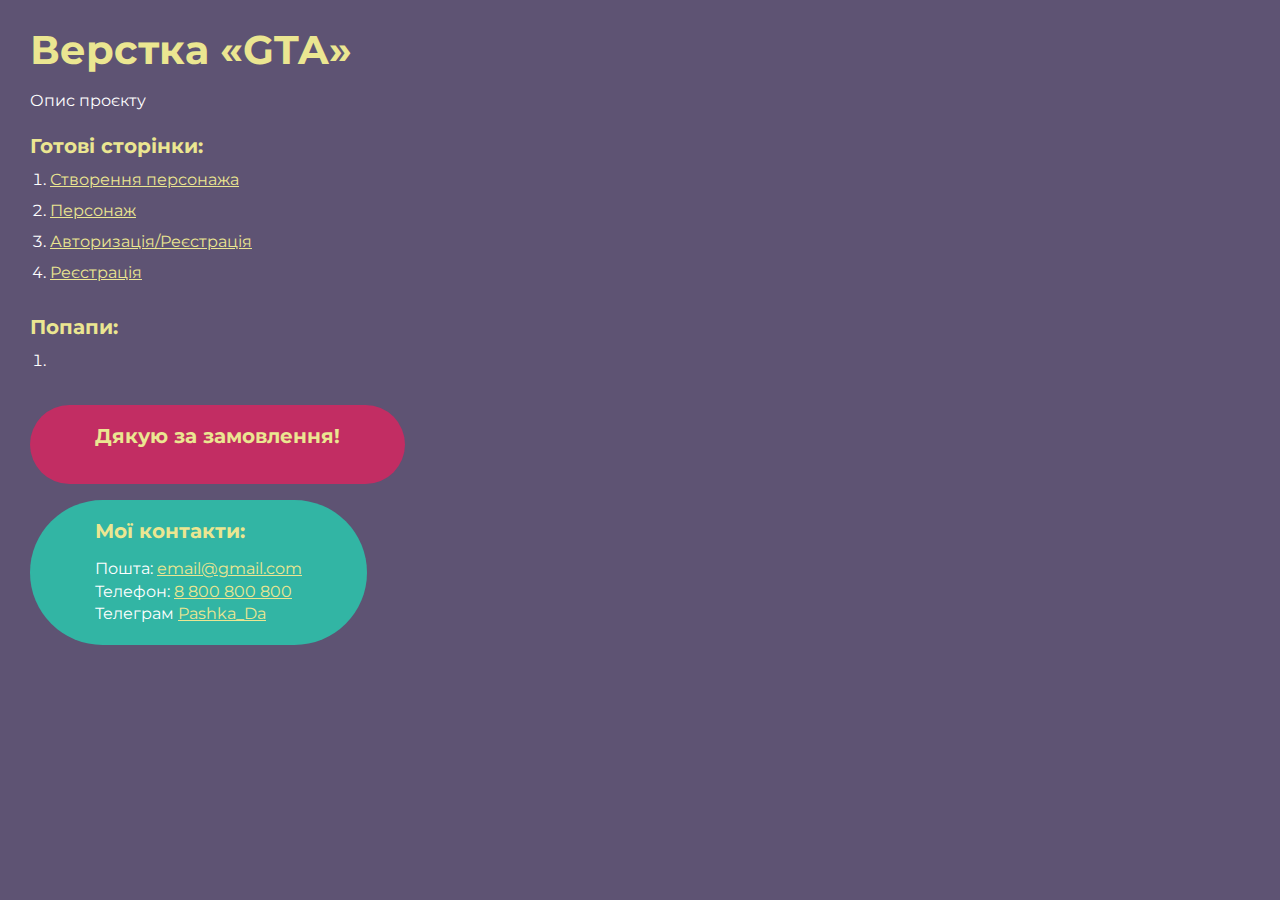
<file: index.html>
<!DOCTYPE html>
<html>

<head>
	<meta charset="UTF-8">
	<meta name="viewport" content="width=device-width, initial-scale=1.0">
	<title>Верстка «GTA»</title>
</head>

<body>
	<div class="rootpage">
		<h1>Верстка «GTA»</h1>
		<div class="rootpage__info">
			Опис проєкту
		</div>
		<h2>Готові сторінки:</h2>
		<ol class="rootpage__list">
			<li><a target="_blank" href="home.html">Створення персонажа</a></li>
			<li><a target="_blank" href="person.html">Персонаж</a></li>
			<li><a target="_blank" href="log-in.html">Авторизація/Реєстрація</a></li>
			<li><a target="_blank" href="register.html">Реєстрація</a></li>
		</ol>
		<h2>Попапи:</h2>
		<ol class="rootpage__list">
			<li><a target="_blank" href="home.html#"></a></li>
		</ol>
		<div class="rootpage__tnx">
			<h2>Дякую за замовлення!</h2>
		</div>
		<div class="rootpage__contacts">
			<h2>Мої контакти:</h2>
			<p>Пошта: <a href="mailto:email@gmail.com">email@gmail.com</a></p>
			<p>Телефон: <a href="tel:8800800800">8 800 800 800</a></p>
			<p>Телеграм <a href="">Pashka_Da</a></p>
		</div>
	</div>
</body>
<style>
	@charset "UTF-8";
	@import url("https://fonts.googleapis.com/css?family=Montserrat:regular,700&display=swap");

	*,
	*::before,
	*::after {
		padding: 0px;
		margin: 0px;
		border: 0px;
		box-sizing: border-box;
	}

	html,
	body {
		height: 100%;
		margin: 0;
		padding: 0;
		min-width: 320px;
		width: 100%;
		color: #fff;
		background-color: #5e5373;
	}

	body {
		font-family: Montserrat;
		font-size: 100%;
		line-height: 1;
		font-size: 1rem;
	}

	a {
		text-decoration: underline;
		color: #ebe691
	}

	a:visited {
		text-decoration: underline;
		color: #aaa768;
	}

	a:hover {
		text-decoration: none;
	}

	ul li {
		list-style: none;
	}

	img {
		vertical-align: top;
	}

	.wrapper {
		width: 100%;
		min-height: 100%;
		overflow: hidden;
	}

	.rootpage {
		padding: 30px;
		display: flex;
		flex-direction: column;
		align-items: flex-start;
	}

	@media (max-width: 767px) {
		.rootpage {
			padding: 30px 15px;
		}
	}

	h1 {
		color: #ebe691;
		font-size: 2.5rem;
		margin: 0px 0px 1.25rem 0px;
	}

	@media (max-width: 767px) {
		h1 {
			font-size: 1.85rem;
			margin: 0px 0px 1.25rem 0px;
		}
	}

	h2 {
		color: #ebe691;
		font-size: 1.25rem;
		margin: 0px 0px 1rem 0px;
	}

	@media (max-width: 767px) {
		h2 {
			font-size: 1.125rem;
			margin: 0px 0px 1rem 0px;
		}
	}

	.rootpage__info {
		line-height: 140%;
		margin: 0px 0px 1.5rem 0px;
	}

	.rootpage__list {
		margin: 0px 0px 2.25rem 1.25rem;
	}

	.rootpage__list li:not(:last-child) {
		margin: 0px 0px 15px 0px;
	}

	.rootpage__contacts,
	.rootpage__tnx {
		border-radius: 200px;
		padding: 20px 65px;
		line-height: 140%;
	}

	@media (max-width: 767px) {

		.rootpage__contacts,
		.rootpage__tnx {
			border-radius: 40px;
			padding: 20px;
		}
	}

	.rootpage__contacts {
		background: #32b5a4;

	}

	.rootpage__contacts a {
		color: #ebe691;
	}

	.rootpage__tnx {
		background: #c22d63;
		margin: 0px 0px 1rem 0px;
	}
</style>

</html>
</file>
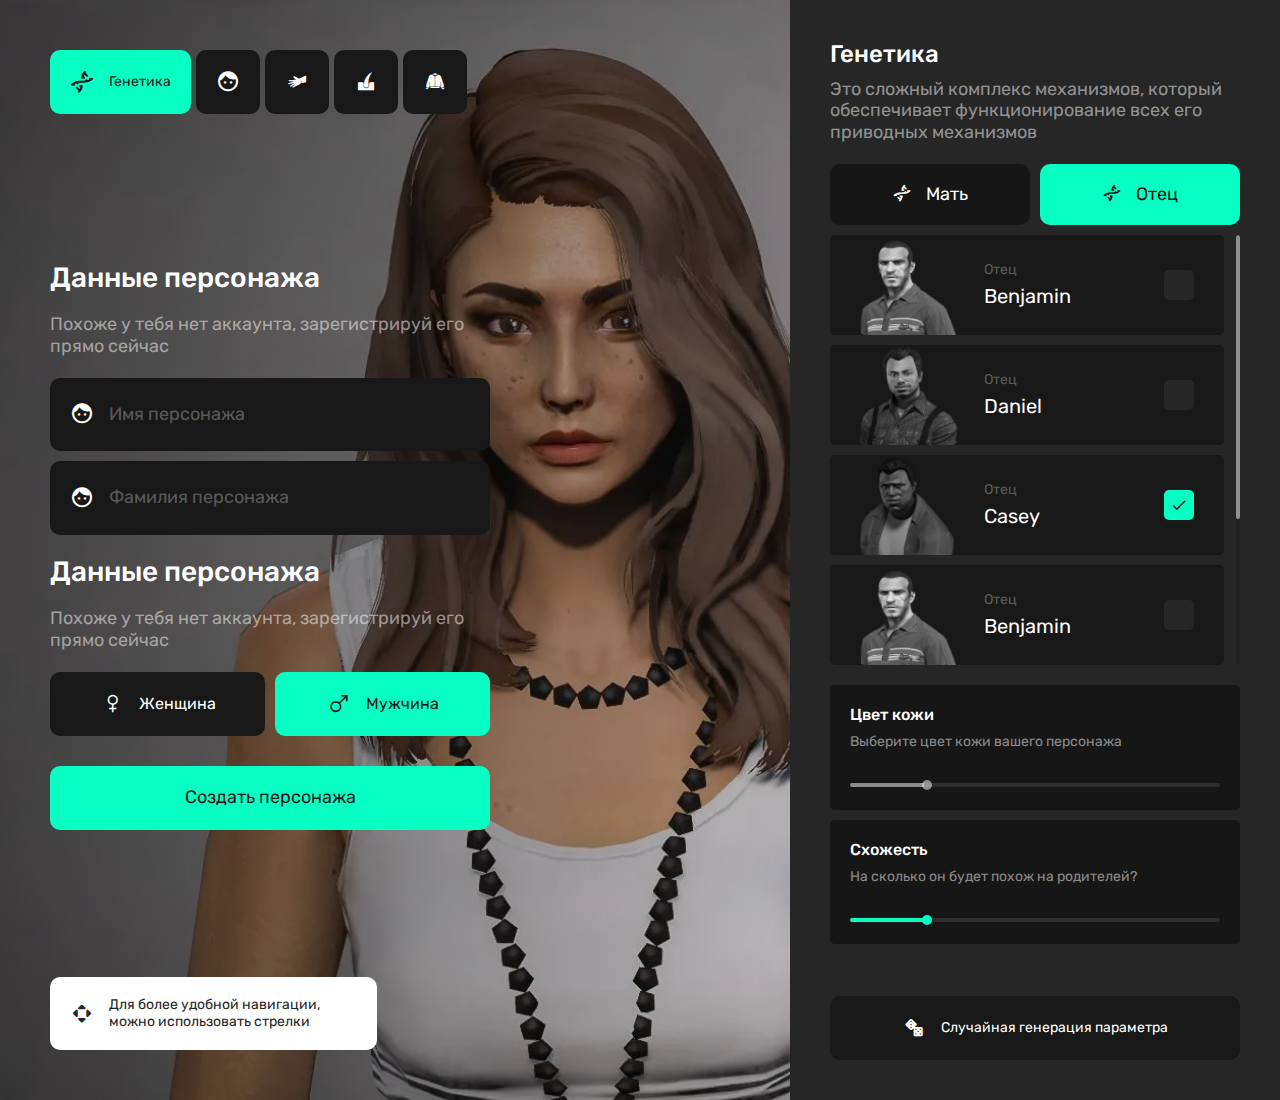
<file: home.html>
<!doctype html>
<html lang="en">

<head>
	<title>User</title>
	<meta charset="UTF-8">
	<meta name="format-detection" content="telephone=no">
	<!-- <style>body{opacity: 0;}</style> -->
	<link rel="stylesheet" href="css/style.min.css?_v=20230815112205">
	<link rel="shortcut icon" href="favicon.ico">
	<!-- <meta name="robots" content="noindex, nofollow"> -->
	<meta name="viewport" content="width=device-width, initial-scale=1.0">
</head>

<body>
	<div class="wrapper">
		<header class="header">
			<div class="header__container">
			</div>
		</header>
		<main class="page">
			<form class="page__forma" action="#" method="POST">
				<div data-tabs class="page__tabs tabs">
					<div class="tabs__wrapper">
						<nav data-tabs-titles class="tabs__navigation">
							<button type="button" class="tabs__title _tab-active _icon-genetick">
								<span>Генетика</span>
							</button>
							<button type="button" class="tabs__title _icon-face">
								<span>Лицо</span>
							</button>
							<button type="button" class="tabs__title _icon-hand">
								<span>Руки</span>
							</button>
							<button type="button" class="tabs__title _icon-hair">
								<span>Волосы</span>
							</button>
							<button type="button" class="tabs__title _icon-clothes">
								<span>Одежда</span>
							</button>
						</nav>
						<div class="tabs__form-body">
							<h1>Данные персонажа</h1>
							<p>
								Похоже у тебя нет аккаунта, зарегистрируй
								его прямо сейчас
							</p>
							<div class="tabs__form-wrapper">
								<div class="tabs__form-lime">
									<input type="text" name="form[firstname]" data-error="Error" required id="firstname" placeholder="Имя персонажа" />
									<span class="_icon-face"></span>
								</div>
								<div class="tabs__form-lime">
									<input type="text" name="form[secondname]" data-error="Error" required id="secondname" placeholder="Фамилия персонажа" />
									<span class="_icon-face"></span>
								</div>
							</div>

							<h2>Данные персонажа</h2>
							<p>
								Похоже у тебя нет аккаунта, зарегистрируй
								его прямо сейчас
							</p>
							<div class="tabs__form-actions">
								<button type="button" class="tabs__button-woman">
									<span class="_icon-woman"></span>Женщина
								</button>
								<button type="button" class="tabs__button-man">
									<span class="_icon-man"></span>Мужчина
								</button>
							</div>
							<button type="submit" class="page__button">
								Создать персонажа
							</button>
						</div>
						<div class="tabs__arrow">
							<span class="_icon-nav-arrow"></span>
							<p>
								Для более удобной навигации, можно
								использовать стрелки
							</p>
						</div>
					</div>
					<div data-tabs-body class="tabs__content">
						<div class="tabs__body">
							<div class="tabs__aside">
								<div class="tabs__aside-wrapper">
									<h3 class="tabs__sub-title">
										Генетика
									</h3>
									<p>
										Это сложный комплекс механизмов,
										который обеспечивает
										функционирование всех его приводных
										механизмов
									</p>
									<div data-tabs class="tabs__genetick genetick">
										<nav data-tabs-titles class="genetick__navigation">
											<button type="button" class="genetick__title">
												<span class="_icon-genetick"></span>Мать
											</button>
											<button type="button" class="genetick__title _tab-active">
												<span class="_icon-genetick"></span>Отец
											</button>
										</nav>
										<div data-tabs-body class="genetick__content">
											<div class="genetick__body" data-simplebar>
												<div class="genetick__line">
													<input class="genetick__input" type="checkbox" id="mother-01" name="mother-01" />
													<label class="genetick__label" for="mother-01" style="
                                                                background: #181818
                                                                    url(img/create-user/image-01.png)
                                                                    30px 0
                                                                    no-repeat;
                                                            ">
														<span class="genetick__text">
															<span class="genetick__parent">Мать</span>
															<span class="genetick__name">Benjamin</span>
														</span>
													</label>
												</div>
												<div class="genetick__line">
													<input checked class="genetick__input" type="checkbox" id="mother-02" name="mother-02" />
													<label class="genetick__label" for="mother-02" style="
                                                                background: #181818
                                                                    url(img/create-user/image-01.png)
                                                                    30px 0
                                                                    no-repeat;
                                                            ">
														<span class="genetick__text">
															<span class="genetick__parent">Мать</span>
															<span class="genetick__name">Benjamin</span>
														</span>
													</label>
												</div>
												<div class="genetick__line">
													<input class="genetick__input" type="checkbox" id="mother-03" name="mother-03" />
													<label class="genetick__label" for="mother-03" style="
                                                                background: #181818
                                                                    url(img/create-user/image-01.png)
                                                                    30px 0
                                                                    no-repeat;
                                                            ">
														<span class="genetick__text">
															<span class="genetick__parent">Мать</span>
															<span class="genetick__name">Benjamin</span>
														</span>
													</label>
												</div>
												<div class="genetick__line">
													<input class="genetick__input" type="checkbox" id="mother-04" name="mother-04" />
													<label class="genetick__label" for="mother-04" style="
                                                                background: #181818
                                                                    url(img/create-user/image-01.png)
                                                                    30px 0
                                                                    no-repeat;
                                                            ">
														<span class="genetick__text">
															<span class="genetick__parent">Мать</span>
															<span class="genetick__name">Benjamin</span>
														</span>
													</label>
												</div>
												<div class="genetick__line">
													<input class="genetick__input" type="checkbox" id="mother-05" name="mother-05" />
													<label class="genetick__label" for="mother-05" style="
                                                                background: #181818
                                                                    url(img/create-user/image-01.png)
                                                                    30px 0
                                                                    no-repeat;
                                                            ">
														<span class="genetick__text">
															<span class="genetick__parent">Мать</span>
															<span class="genetick__name">Benjamin</span>
														</span>
													</label>
												</div>
												<div class="genetick__line">
													<input class="genetick__input" type="checkbox" id="mother-06" name="mother-06" />
													<label class="genetick__label" for="mother-06" style="
                                                                background: #181818
                                                                    url(img/create-user/image-01.png)
                                                                    30px 0
                                                                    no-repeat;
                                                            ">
														<span class="genetick__text">
															<span class="genetick__parent">Мать</span>
															<span class="genetick__name">Benjamin</span>
														</span>
													</label>
												</div>
											</div>
											<div class="genetick__body" data-simplebar>
												<div class="genetick__line">
													<input class="genetick__input" type="checkbox" id="father-07" name="father-07" />
													<label class="genetick__label" for="father-07" style="
                                                                background: #181818
                                                                    url(img/create-user/image-01.png)
                                                                    30px 0
                                                                    no-repeat;
                                                            ">
														<span class="genetick__text">
															<span class="genetick__parent">Отец</span>
															<span class="genetick__name">Benjamin</span>
														</span>
													</label>
												</div>
												<div class="genetick__line">
													<input class="genetick__input" type="checkbox" id="father-02" name="father-02" />
													<label class="genetick__label" for="father-02" style="
                                                                background: #181818
                                                                    url(img/create-user/image-02.png)
                                                                    30px 0
                                                                    no-repeat;
                                                            ">
														<span class="genetick__text">
															<span class="genetick__parent">Отец</span>
															<span class="genetick__name">Daniel</span>
														</span>
													</label>
												</div>
												<div class="genetick__line">
													<input checked class="genetick__input" type="checkbox" id="father-03" name="father-03" />
													<label class="genetick__label" for="father-03" style="
                                                                background: #181818
                                                                    url(img/create-user/image-03.png)
                                                                    30px 0
                                                                    no-repeat;
                                                            ">
														<span class="genetick__text">
															<span class="genetick__parent">Отец</span>
															<span class="genetick__name">Casey</span>
														</span>
													</label>
												</div>
												<div class="genetick__line">
													<input class="genetick__input" type="checkbox" id="father-04" name="father-04" />
													<label class="genetick__label" for="father-04" style="
                                                                background: #181818
                                                                    url(img/create-user/image-01.png)
                                                                    30px 0
                                                                    no-repeat;
                                                            ">
														<span class="genetick__text">
															<span class="genetick__parent">Отец</span>
															<span class="genetick__name">Benjamin</span>
														</span>
													</label>
												</div>
												<div class="genetick__line">
													<input class="genetick__input" type="checkbox" id="father-05" name="father-05" />
													<label class="genetick__label" for="father-05" style="
                                                                background: #181818
                                                                    url(img/create-user/image-02.png)
                                                                    30px 0
                                                                    no-repeat;
                                                            ">
														<span class="genetick__text">
															<span class="genetick__parent">Отец</span>
															<span class="genetick__name">Daniel</span>
														</span>
													</label>
												</div>
												<div class="genetick__line">
													<input class="genetick__input" type="checkbox" id="father-06" name="father-06" />
													<label class="genetick__label" for="father-06" style="
                                                                background: #181818
                                                                    url(img/create-user/image-03.png)
                                                                    30px 0
                                                                    no-repeat;
                                                            ">
														<span class="genetick__text">
															<span class="genetick__parent">Отец</span>
															<span class="genetick__name">Benjamin</span>
														</span>
													</label>
												</div>
											</div>
										</div>
									</div>
									<div class="tabs__line">
										<h4>Цвет кожи</h4>
										<p>
											Выберите цвет кожи вашего
											персонажа
										</p>
										<input type="range" name="form[range-01]" value="20" min="0" max="100" step="1" class="tabs__progress" />
									</div>
									<div class="tabs__line">
										<h4>Схожесть</h4>
										<p>
											На сколько он будет похож на
											родителей?
										</p>
										<input type="range" value="20" min="0" max="100" step="2" class="tabs__progress-second" />
									</div>
								</div>
								<div class="tabs__actions">
									<button type="button">
										<span class="_icon-random"></span>Случайная генерация параметра
									</button>
								</div>
							</div>
						</div>
						<div class="tabs__body body-face">
							<div class="body-face__aside">
								<div class="body-face__wrapper">
									<h3>Лицо</h3>
									<p>
										Это сложный комплекс механизмов,
										который обеспечивает
										функционирование всех его приводных
										механизмов
									</p>
									<ul>
										<li>
											<button type="button">
												Лоб<span class="_icon-button-arrow"></span>
											</button>
										</li>
										<li>
											<button type="button">
												Глаза<span class="_icon-button-arrow"></span>
											</button>
										</li>
										<li>
											<button type="button" class="body-face__nose">
												Нос<span class="_icon-button-arrow"></span>
											</button>
										</li>
										<li>
											<button type="button">
												Профиль носа<span class="_icon-button-arrow"></span>
											</button>
										</li>
										<li>
											<button type="button">
												Щеки<span class="_icon-button-arrow"></span>
											</button>
										</li>
										<li>
											<button type="button">
												Губы<span class="_icon-button-arrow"></span>
											</button>
										</li>
									</ul>
								</div>
								<div class="body-face__actions">
									<button type="button">
										<span class="_icon-random"></span>Случайная генерация параметра
									</button>
								</div>
								<div class="body-face__nose-aside">
									<div class="body-face__nose-wrapper">
										<div class="body-face__nose-top">
											<h4>Нос</h4>
											<p>
												И нет сомнений, что
												предприниматели в сети
												интернет, вне зависимости от
												их уровня, должны быть
												своевременно верифицированы.
											</p>
										</div>
										<h5>Параметр носа</h5>
										<p>
											Это сложный комплекс механизмов,
											который обеспечивает
											функционирование всех его
											приводных механизмов
										</p>
										<ul class="body-face__nose-list">
											<li class="body-face__nose-item">
												<a href="#" class="body-face__nose-link body-face__nose-link--right _icon-button-arrow"></a>
											</li>
											<li class="body-face__nose-item">
												<a href="#" class="body-face__nose-link">Параметр</a>
											</li>
											<li class="body-face__nose-item">
												<a href="#" class="body-face__nose-link _icon-button-arrow"></a>
											</li>
										</ul>
										<div class="body-face__nose-range">
											<h6>Прозрачность</h6>
											<p>
												На сколько будет видно этот
												параметр?
											</p>
											<div class="body-face__nose-line">
												<input type="range" value="20" min="0" max="100" step="3" class="body-face__progress-second" />
											</div>
										</div>
										<h5>Параметр носа</h5>
										<p>
											Это сложный комплекс механизмов,
											который обеспечивает
											функционирование всех его
											приводных механизмов
										</p>
										<div class="body-face__nose-block">
											<div class="body-face__nose-center">
												<div class="body-face__nose-up">
													Вверх
												</div>
												<div class="body-face__nose-bottom">
													Вниз
												</div>
												<div class="body-face__nose-right">
													Широко
												</div>
												<div class="body-face__nose-left">
													Узко
												</div>
											</div>
										</div>
									</div>
									<div class="body-face__actions">
										<button type="button" class="body-face__nose-back">
											<span class="_icon-button-arrow"></span>Назад ко всем параметрам
										</button>
										<button type="button">
											<span class="_icon-random"></span>Случайная генерация параметра
										</button>
									</div>
								</div>
							</div>
						</div>
						<div class="tabs__body"></div>
						<div class="tabs__body body-hair">
							<div class="body-hair__aside">
								<div class="body-hair__wrapper">
									<h3>Волосы</h3>
									<p>
										Это сложный комплекс механизмов,
										который обеспечивает
										функционирование всех его приводных
										механизмов
									</p>
									<ul>
										<li>
											<button type="button" class="body-hair__hais-style">
												Прическа<span class="_icon-button-arrow"></span>
											</button>
										</li>
										<li>
											<button type="button">
												Борода<span class="_icon-button-arrow"></span>
											</button>
										</li>
										<li>
											<button type="button">
												Брови<span class="_icon-button-arrow"></span>
											</button>
										</li>
										<li>
											<button type="button">
												Еще что то<span class="_icon-button-arrow"></span>
											</button>
										</li>
									</ul>
								</div>
								<div class="body-hair__actions">
									<button type="button">
										<span class="_icon-random"></span>Случайная генерация параметра
									</button>
								</div>
								<div class="body-hair__modal-hair-style">
									<div class="body-hair__modal-hair-style-wrapper">
										<div class="body-hair__modal-top">
											<h4>Прическа</h4>
											<p>
												И нет сомнений, что
												предприниматели в сети
												интернет, вне зависимости от
												их уровня, должны быть
												своевременно верифицированы.
											</p>
										</div>
										<div class="body-hair__options">
											<div class="body-hair__item">
												<input id="o4_1" class="body-hair__input" type="radio" value="1" name="option-04" />
												<label for="o4_1" class="body-hair__label"></label>
											</div>
											<div class="body-hair__item">
												<input checked id="o4_2" class="body-hair__input" type="radio" value="2" name="option-04" />
												<label for="o4_2" class="body-hair__label"></label>
											</div>
											<div class="body-hair__item">
												<input id="o4_3" class="body-hair__input" type="radio" value="3" name="option-04" />
												<label for="o4_3" class="body-hair__label"></label>
											</div>
											<div class="body-hair__item">
												<input id="o4_4" class="body-hair__input" type="radio" value="4" name="option-04" />
												<label for="o4_4" class="body-hair__label"></label>
											</div>
											<div class="body-hair__item">
												<input id="o4_5" class="body-hair__input" type="radio" value="5" name="option-04" />
												<label for="o4_5" class="body-hair__label"></label>
											</div>
											<div class="body-hair__item">
												<input id="o4_6" class="body-hair__input" type="radio" value="6" name="option-04" />
												<label for="o4_6" class="body-hair__label"></label>
											</div>
											<div class="body-hair__item">
												<input id="o4_7" class="body-hair__input" type="radio" value="7" name="option-04" />
												<label for="o4_7" class="body-hair__label"></label>
											</div>
											<div class="body-hair__item">
												<input id="o4_8" class="body-hair__input" type="radio" value="8" name="option-04" />
												<label for="o4_8" class="body-hair__label"></label>
											</div>
											<div class="body-hair__item">
												<input id="o4_9" class="body-hair__input" type="radio" value="9" name="option-04" />
												<label for="o4_9" class="body-hair__label"></label>
											</div>
											<div class="body-hair__item">
												<input id="o4_10" class="body-hair__input" type="radio" value="10" name="option-04" />
												<label for="o4_10" class="body-hair__label"></label>
											</div>
											<div class="body-hair__item">
												<input id="o4_11" class="body-hair__input" type="radio" value="11" name="option-04" />
												<label for="o4_11" class="body-hair__label"></label>
											</div>
											<div class="body-hair__item">
												<input id="o4_12" class="body-hair__input" type="radio" value="12" name="option-04" />
												<label for="o4_12" class="body-hair__label"></label>
											</div>
											<div class="body-hair__item">
												<input id="o4_13" class="body-hair__input" type="radio" value="13" name="option-04" />
												<label for="o4_13" class="body-hair__label"></label>
											</div>
											<div class="body-hair__item">
												<input id="o4_14" class="body-hair__input" type="radio" value="14" name="option-04" />
												<label for="o4_14" class="body-hair__label"></label>
											</div>
											<div class="body-hair__item">
												<input id="o4_15" class="body-hair__input" type="radio" value="15" name="option-04" />
												<label for="o4_15" class="body-hair__label"></label>
											</div>
											<div class="body-hair__item">
												<input id="o4_16" class="body-hair__input" type="radio" value="16" name="option-04" />
												<label for="o4_16" class="body-hair__label"></label>
											</div>
											<div class="body-hair__item">
												<input id="o4_17" class="body-hair__input" type="radio" value="17" name="option-04" />
												<label for="o4_17" class="body-hair__label"></label>
											</div>
											<div class="body-hair__item">
												<input id="o4_18" class="body-hair__input" type="radio" value="18" name="option-04" />
												<label for="o4_18" class="body-hair__label"></label>
											</div>
											<div class="body-hair__item">
												<input id="o4_19" class="body-hair__input" type="radio" value="19" name="option-04" />
												<label for="o4_19" class="body-hair__label"></label>
											</div>
										</div>
										<h5>Цвет волос</h5>
										<p>
											Это сложный комплекс механизмов,
											который обеспечивает
											функционирование всех его
											приводных механизмов
										</p>
										<div class="body-hair__slider-wrapper">
											<!-- Оболочка слайдера -->
											<div class="body-hair__slider swiper">
												<!-- Двигающееся часть слайдера -->
												<div class="body-hair__wrapper swiper-wrapper">
													<!-- Слайд -->
													<div class="body-hair__slide slide-body-hair swiper-slide">
														<div class="slide-body-hair__item">
															<input type="radio" id="o5_1" value="1" name="option-05" class="slide-body-hair__input" />
															<label for="o5_1" class="slide-body-hair__label" style="background-color: #992532;"></label>
														</div>
													</div>
													<!-- Слайд -->
													<div class="body-hair__slide slide-body-hair swiper-slide">
														<div class="slide-body-hair__item">
															<input checked type="radio" id="o5_2" value="2" name="option-05" class="slide-body-hair__input" />
															<label for="o5_2" class="slide-body-hair__label" style="background-color: #BD516C;"></label>
														</div>
													</div>
													<!-- Слайд -->
													<div class="body-hair__slide slide-body-hair swiper-slide">
														<div class="slide-body-hair__item">
															<input type="radio" id="o5_3" value="3" name="option-05" class="slide-body-hair__input" />
															<label for="o5_3" class="slide-body-hair__label" style="background-color: #A6526B"></label>
														</div>
													</div>
													<!-- Слайд -->
													<div class="body-hair__slide slide-body-hair swiper-slide">
														<div class="slide-body-hair__item">
															<input type="radio" id="o5_4" value="4" name="option-05" class="slide-body-hair__input" />
															<label for="o5_4" class="slide-body-hair__label" style="background-color: #7F3133"></label>
														</div>
													</div>
													<!-- Слайд -->
													<div class="body-hair__slide slide-body-hair swiper-slide">
														<div class="slide-body-hair__item">
															<input type="radio" id="o5_5" value="5" name="option-05" class="slide-body-hair__input" />
															<label for="o5_5" class="slide-body-hair__label" style="background-color: #C18779"></label>
														</div>
													</div>
													<!-- Слайд -->
													<div class="body-hair__slide slide-body-hair swiper-slide">
														<div class="slide-body-hair__item">
															<input type="radio" id="o5_6" value="6" name="option-05" class="slide-body-hair__input" />
															<label for="o5_6" class="slide-body-hair__label" style="background-color: #992532"></label>
														</div>
													</div>
												</div>
											</div>
											<!-- Если нужна навигация (влево/вправо) -->
											<button type="button" class="body-hair__swiper-button-right swiper-button-prev _icon-button-arrow"></button>
											<button type="button" class="body-hair__swiper-button-left swiper-button-next _icon-button-arrow"></button>
										</div>
									</div>

									<div class="body-hair__actions">
										<button type="button" class="button body-hair__modal-hair-back">
											<span class="_icon-button-arrow"></span>Назад ко всем параметрам
										</button>
										<button type="button">
											<span class="_icon-random"></span>Случайная генерация параметра
										</button>
									</div>
								</div>
							</div>
						</div>
						<div class="tabs__body body-clother">
							<div class="body-clother__aside">
								<div class="body-clother__wrapper">
									<h3>Одежда</h3>
									<p>
										Это сложный комплекс механизмов,
										который обеспечивает
										функционирование всех его приводных
										механизмов
									</p>
									<ul>
										<li>
											<button type="button" class="body-clother__button-outerwear">
												Верхняя<span class="_icon-button-arrow"></span>
											</button>
										</li>
										<li>
											<button type="button" class="body-clother__button-wear">
												Нижняя<span class="_icon-button-arrow"></span>
											</button>
										</li>
										<li>
											<button type="button" class="body-clother__button-shoes">
												Обувь<span class="_icon-button-arrow"></span>
											</button>
										</li>
									</ul>
								</div>
								<div class="body-clother__actions">
									<button type="button">
										<span class="_icon-random"></span>Случайная генерация параметра
									</button>
								</div>
								<div class="body-clother__modal-outerwear">
									<div class="body-clother__modal-outerwear-wrapper">
										<div class="body-clother__modal-top">
											<h4>Вeрхняя одежда</h4>
											<p>
												И нет сомнений, что
												предприниматели в сети
												интернет, вне зависимости от
												их уровня, должны быть
												своевременно верифицированы.
											</p>
										</div>
										<div class="body-clother__options">
											<div class="body-clother__item">
												<input id="o_1" class="body-clother__input" type="radio" value="1" name="option" />
												<label for="o_1" class="body-clother__label"></label>
											</div>
											<div class="body-clother__item">
												<input id="o_2" class="body-clother__input" type="radio" value="2" name="option" />
												<label for="o_2" class="body-clother__label"></label>
											</div>
											<div class="body-clother__item">
												<input id="o_3" class="body-clother__input" type="radio" value="2" name="option" />
												<label for="o_3" class="body-clother__label"></label>
											</div>
											<div class="body-clother__item">
												<input id="o_4" class="body-clother__input" type="radio" value="2" name="option" />
												<label for="o_4" class="body-clother__label"></label>
											</div>
											<div class="body-clother__item">
												<input id="o_5" class="body-clother__input" checked type="radio" value="2" name="option" />
												<label for="o_5" class="body-clother__label"></label>
											</div>
											<div class="body-clother__item">
												<input id="o_6" class="body-clother__input" type="radio" value="2" name="option" />
												<label for="o_6" class="body-clother__label"></label>
											</div>
											<div class="body-clother__item">
												<input id="o_7" class="body-clother__input" type="radio" value="2" name="option" />
												<label for="o_7" class="body-clother__label"></label>
											</div>
											<div class="body-clother__item">
												<input id="o_8" class="body-clother__input" type="radio" value="2" name="option" />
												<label for="o_8" class="body-clother__label"></label>
											</div>
											<div class="body-clother__item">
												<input id="o_9" class="body-clother__input" type="radio" value="2" name="option" />
												<label for="o_9" class="body-clother__label"></label>
											</div>
											<div class="body-clother__item">
												<input id="o_10" class="body-clother__input" type="radio" value="2" name="option" />
												<label for="o_10" class="body-clother__label"></label>
											</div>
										</div>
									</div>

									<div class="body-clother__actions">
										<button type="button" class="body-clother__back-outerwear">
											<span class="_icon-button-arrow"></span>
											Назад ко всем параметрам
										</button>
										<button type="button">
											<span class="_icon-random"></span>Случайная генерация параметра
										</button>
									</div>
								</div>
								<div class="body-clother__modal-wear">
									<div class="body-clother__modal-wear-wrapper">
										<div class="body-clother__modal-top">
											<h4>Нижняя одежда</h4>
											<p>
												И нет сомнений, что
												предприниматели в сети
												интернет, вне зависимости от
												их уровня, должны быть
												своевременно верифицированы.
											</p>
										</div>
										<div class="body-clother__options">
											<div class="body-clother__item">
												<input id="o2_1" class="body-clother__input" type="radio" value="1" name="option-02" />
												<label for="o2_1" class="body-clother__label"></label>
											</div>
											<div class="body-clother__item">
												<input id="o2_2" class="body-clother__input" type="radio" value="2" name="option-02" />
												<label for="o2_2" class="body-clother__label"></label>
											</div>
											<div class="body-clother__item">
												<input id="o2_3" class="body-clother__input" type="radio" value="3" name="option-02" />
												<label for="o2_3" class="body-clother__label"></label>
											</div>
											<div class="body-clother__item">
												<input id="o2_4" class="body-clother__input" type="radio" value="4" name="option-02" />
												<label for="o2_4" class="body-clother__label"></label>
											</div>
											<div class="body-clother__item">
												<input id="o2_5" class="body-clother__input" checked type="radio" value="5" name="option-02" />
												<label for="o2_5" class="body-clother__label"></label>
											</div>
											<div class="body-clother__item">
												<input id="o2_6" class="body-clother__input" type="radio" value="6" name="option-02" />
												<label for="o2_6" class="body-clother__label"></label>
											</div>
											<div class="body-clother__item">
												<input id="o2_7" class="body-clother__input" type="radio" value="7" name="option-02" />
												<label for="o2_7" class="body-clother__label"></label>
											</div>
											<div class="body-clother__item">
												<input id="o2_8" class="body-clother__input" type="radio" value="8" name="option-02" />
												<label for="o2_8" class="body-clother__label"></label>
											</div>
											<div class="body-clother__item">
												<input id="o2_9" class="body-clother__input" type="radio" value="9" name="option-02" />
												<label for="o2_9" class="body-clother__label"></label>
											</div>
											<div class="body-clother__item">
												<input id="o2_10" class="body-clother__input" type="radio" value="10" name="option-02" />
												<label for="o3_10" class="body-clother__label"></label>
											</div>
										</div>
									</div>

									<div class="body-clother__actions">
										<button type="button" class="body-clother__back-wear">
											<span class="_icon-button-arrow"></span>
											Назад ко всем параметрам
										</button>
										<button type="button">
											<span class="_icon-random"></span>Случайная генерация параметра
										</button>
									</div>
								</div>
								<div class="body-clother__modal-shoes">
									<div class="body-clother__modal-shoes-wrapper">
										<div class="body-clother__modal-top">
											<h4>Обувь</h4>
											<p>
												И нет сомнений, что
												предприниматели в сети
												интернет, вне зависимости от
												их уровня, должны быть
												своевременно верифицированы.
											</p>
										</div>
										<div class="body-clother__options">
											<div class="body-clother__item">
												<input id="o3_1" class="body-clother__input" type="radio" value="1" name="option-03" />
												<label for="o3_1" class="body-clother__label"></label>
											</div>
											<div class="body-clother__item">
												<input id="o3_2" class="body-clother__input" type="radio" value="2" name="option-03" />
												<label for="o3_2" class="body-clother__label"></label>
											</div>
											<div class="body-clother__item">
												<input id="o3_3" class="body-clother__input" type="radio" value="3" name="option-03" />
												<label for="o3_3" class="body-clother__label"></label>
											</div>
											<div class="body-clother__item">
												<input id="o3_4" class="body-clother__input" type="radio" value="4" name="option-03" />
												<label for="o3_4" class="body-clother__label"></label>
											</div>
											<div class="body-clother__item">
												<input id="o3_5" class="body-clother__input" checked type="radio" value="2" name="option-03" />
												<label for="o3_5" class="body-clother__label"></label>
											</div>
											<div class="body-clother__item">
												<input id="o3_6" class="body-clother__input" type="radio" value="6" name="option-03" />
												<label for="o3_6" class="body-clother__label"></label>
											</div>
											<div class="body-clother__item">
												<input id="o3_7" class="body-clother__input" type="radio" value="7" name="option-03" />
												<label for="o3_7" class="body-clother__label"></label>
											</div>
											<div class="body-clother__item">
												<input id="o3_8" class="body-clother__input" type="radio" value="8" name="option-03" />
												<label for="o3_8" class="body-clother__label"></label>
											</div>
											<div class="body-clother__item">
												<input id="o3_9" class="body-clother__input" type="radio" value="9" name="option-03" />
												<label for="o3_9" class="body-clother__label"></label>
											</div>
											<div class="body-clother__item">
												<input id="o3_10" class="body-clother__input" type="radio" value="10" name="option-03" />
												<label for="o3_10" class="body-clother__label"></label>
											</div>
										</div>
									</div>
									<div class="body-clother__actions">
										<button type="button" class="body-clother__back-shoes">
											<span class="_icon-button-arrow"></span>
											Назад ко всем параметрам
										</button>
										<button type="button">
											<span class="_icon-random"></span>Случайная генерация параметра
										</button>
									</div>
								</div>
							</div>
						</div>
					</div>
				</div>
			</form>
			<div class="page__bg">
				<picture><source srcset="img/create-user.webp" type="image/webp"><img src="img/create-user.png" alt="create-user" /></picture>
			</div>
		</main>
		<footer class="footer">
			<div class="footer__container">
			</div>
		</footer>
	</div>
	<script src="js/app.min.js?_v=20230815112205"></script>
</body>

</html>
</file>
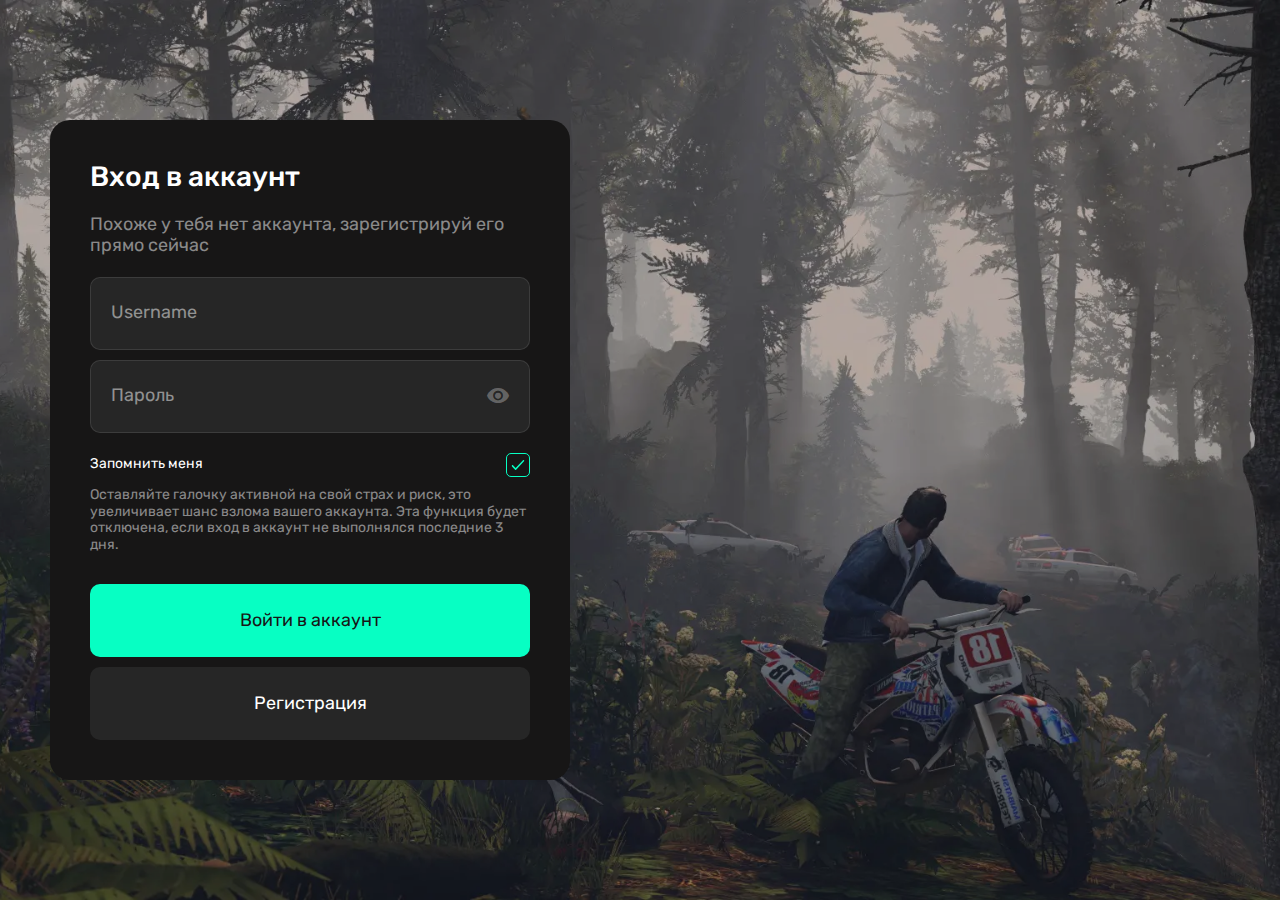
<file: log-in.html>
<!doctype html>
<html lang="en">

<head>
	<title>Log-in</title>
	<meta charset="UTF-8">
	<meta name="format-detection" content="telephone=no">
	<!-- <style>body{opacity: 0;}</style> -->
	<link rel="stylesheet" href="css/style.min.css?_v=20230815112205">
	<link rel="shortcut icon" href="favicon.ico">
	<!-- <meta name="robots" content="noindex, nofollow"> -->
	<meta name="viewport" content="width=device-width, initial-scale=1.0">
</head>

<body>
	<div class="wrapper">
		<header class="header">
			<div class="header__container">
			</div>
		</header>
		<main class="log-in">
			<!-- <div class="log-in__container">
                    
                </div> -->
			<form class="log-in__form" action="#" method="POST">
				<h1>Вход в аккаунт</h1>
				<h2>
					Похоже у тебя нет аккаунта, зарегистрируй его прямо
					сейчас
				</h2>
				<div class="log-in__line">
					<input type="text" name="form[user-name]" id="user-name" data-error="Error" placeholder="Username" required />
				</div>
				<div class="log-in__line">
					<input type="password" name="form[password]" id="password" data-error="Error" placeholder="Пароль" required />
					<span class="_icon-eye"></span>
				</div>
				<div class="log-in__checkbox checkbox">
					<input checked class="checkbox__input" type="checkbox" name="save-me" id="save-me" />
					<label class="checkbox__label" for="save-me"><span class="checkbox__text">Запомнить меня</span></label>
				</div>
				<p>
					Оставляйте галочку активной на свой страх и риск,
					это увеличивает шанс взлома вашего аккаунта. Эта
					функция будет отключена, если вход в аккаунт не
					выполнялся последние 3 дня.
				</p>
				<div class="log-in__actions">
					<button type="submit">
						Войти в аккаунт
					</button>
					<a href="#">Регистрация</a>
				</div>
			</form>
			<div class="log-in__bg">
				<picture><source srcset="img/person-bg.webp" type="image/webp"><img src="img/person-bg.png" alt="person-bg" /></picture>
			</div>
		</main>
		<footer class="footer">
			<div class="footer__container">
			</div>
		</footer>
	</div>
	<script src="js/app.min.js?_v=20230815112205"></script>
</body>

</html>
</file>
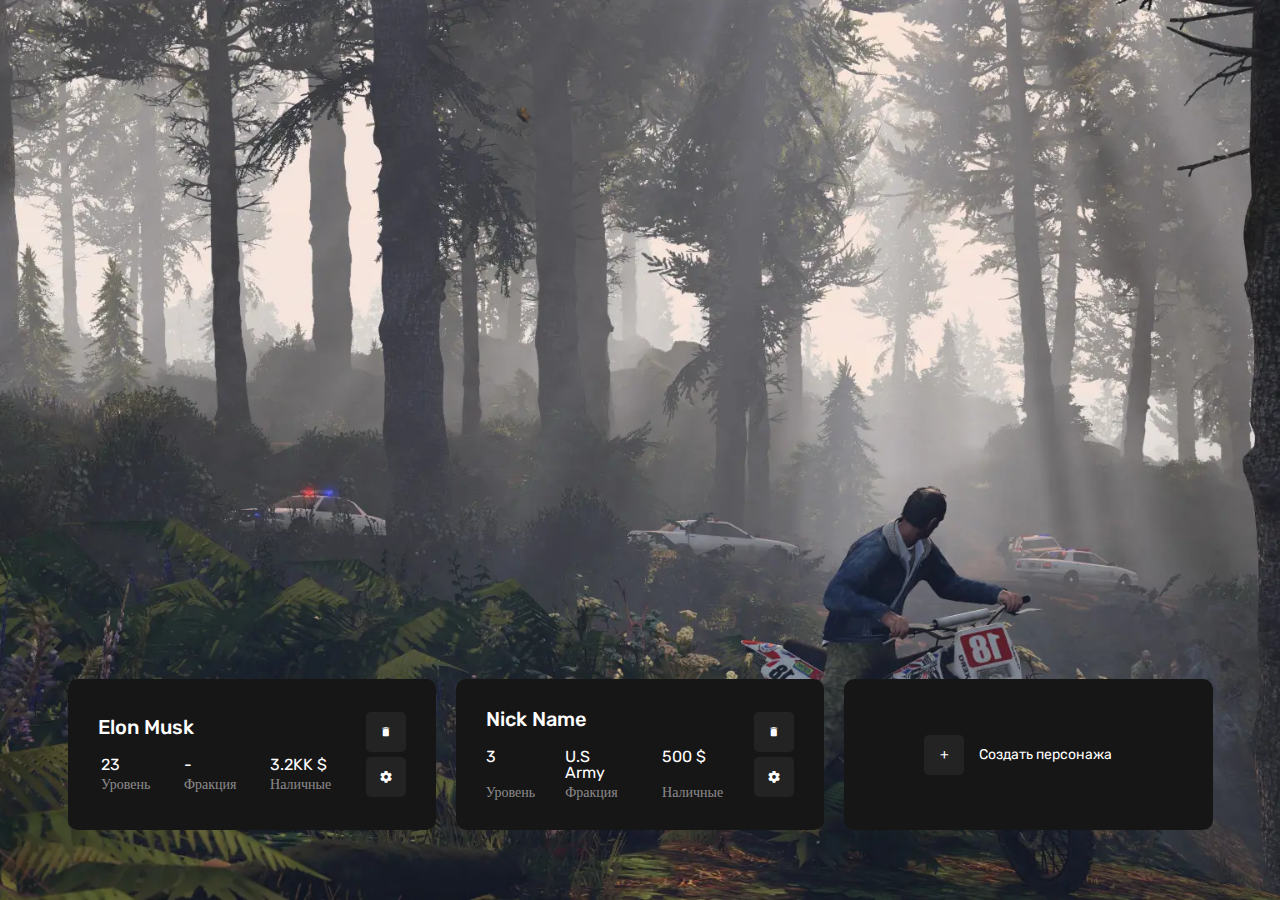
<file: person.html>
<!doctype html>
<html lang="en">

<head>
	<title>User</title>
	<meta charset="UTF-8">
	<meta name="format-detection" content="telephone=no">
	<!-- <style>body{opacity: 0;}</style> -->
	<link rel="stylesheet" href="css/style.min.css?_v=20230815112205">
	<link rel="shortcut icon" href="favicon.ico">
	<!-- <meta name="robots" content="noindex, nofollow"> -->
	<meta name="viewport" content="width=device-width, initial-scale=1.0">
</head>

<body>
	<div class="wrapper">
		<header class="header">
			<div class="header__container">
			</div>
		</header>
		<main class="person">
			<div class="person__container">
				<div class="person__content">
					<article class="person__article">
						<div class="person__user-block">
							<h1>Elon Musk</h1>
							<div class="person__characteristic">
								<div class="person__column">
									<h3>23</h3>
									<p>Уровень</p>
								</div>
								<div class="person__column">
									<h3>-</h3>
									<p>Фракция</p>
								</div>
								<div class="person__column">
									<h3>3.2KK $</h3>
									<p>Наличные</p>
								</div>
							</div>
						</div>
						<div class="person__action action-person">
							<a href="#" class="action-person__tresh _icon-tresh" data-show-modal-tresh>
							</a>
							<a href="#" class="action-person__settings _icon-settings" data-show-modal-settings>
							</a>
						</div>
						<div class="action-person__link-tresh" data-modal-tresh>
							<h3>Подтверждение</h3>
							<p>
								Вы точно хотите удалить аккаунт
								<span>Elon Musk?</span> <br />
								Это действие отменить невозможно.
							</p>
							<button type="button">Удалить</button>
							<button type="button">Отмена</button>
						</div>
						<div class="action-person__link-settings" data-modal-settings>
							<h3>Настройки аккаунта</h3>
							<p>
								Похоже у тебя нет аккаунта, зарегистрируй
								его прямо сейчас
							</p>
							<button type="button">
								Сменить E-mail
								<span class="_icon-button-arrow"></span>
							</button>
							<button type="button">
								Сменить пароль
								<span class="_icon-button-arrow"></span>
							</button>
							<button type="button">
								Смена еще чего-то
								<span class="_icon-button-arrow"></span>
							</button>
						</div>
					</article>
					<article class="person__article">
						<div class="person__user-block">
							<h2>Nick Name</h2>
							<div class="person__characteristic">
								<div class="person__column">
									<h3>3</h3>
									<p>Уровень</p>
								</div>
								<div class="person__column">
									<h3>U.S Army</h3>
									<p>Фракция</p>
								</div>
								<div class="person__column">
									<h3>500 $</h3>
									<p>Наличные</p>
								</div>
							</div>
						</div>
						<div class="person__action action-person">
							<a href="#" class="action-person__tresh _icon-tresh" data-show-modal-tresh-second>
							</a>
							<a href="#" class="action-person__settings _icon-settings" data-show-modal-settings-second>
							</a>
						</div>
						<div class="action-person__link-tresh" data-modal-tresh-second>
							<h3>Подтверждение</h3>
							<p>
								Вы точно хотите удалить аккаунт
								<span>Elon Musk?</span> <br />
								Это действие отменить невозможно.
							</p>
							<button type="button">Удалить</button>
							<button type="button">Отмена</button>
						</div>
						<div class="action-person__link-settings" data-modal-settings-second>
							<h3>Настройки аккаунта</h3>
							<p>
								Похоже у тебя нет аккаунта, зарегистрируй
								его прямо сейчас
							</p>
							<button type="button">
								Сменить E-mail
								<span class="_icon-button-arrow"></span>
							</button>
							<button type="button">
								Сменить пароль
								<span class="_icon-button-arrow"></span>
							</button>
							<button type="button">
								Смена еще чего-то
								<span class="_icon-button-arrow"></span>
							</button>
						</div>
					</article>
					<a href="#" class="person__link">
						<span>+</span> Создать персонажа</a>
				</div>
				<div class="person__bg">
					<picture><source srcset="img/person-bg.webp" type="image/webp"><img src="img/person-bg.png" alt="person-bg" /></picture>
				</div>
			</div>
		</main>
		<footer class="footer">
			<div class="footer__container">
			</div>
		</footer>
	</div>
	<script src="js/app.min.js?_v=20230815112205"></script>
</body>

</html>
</file>
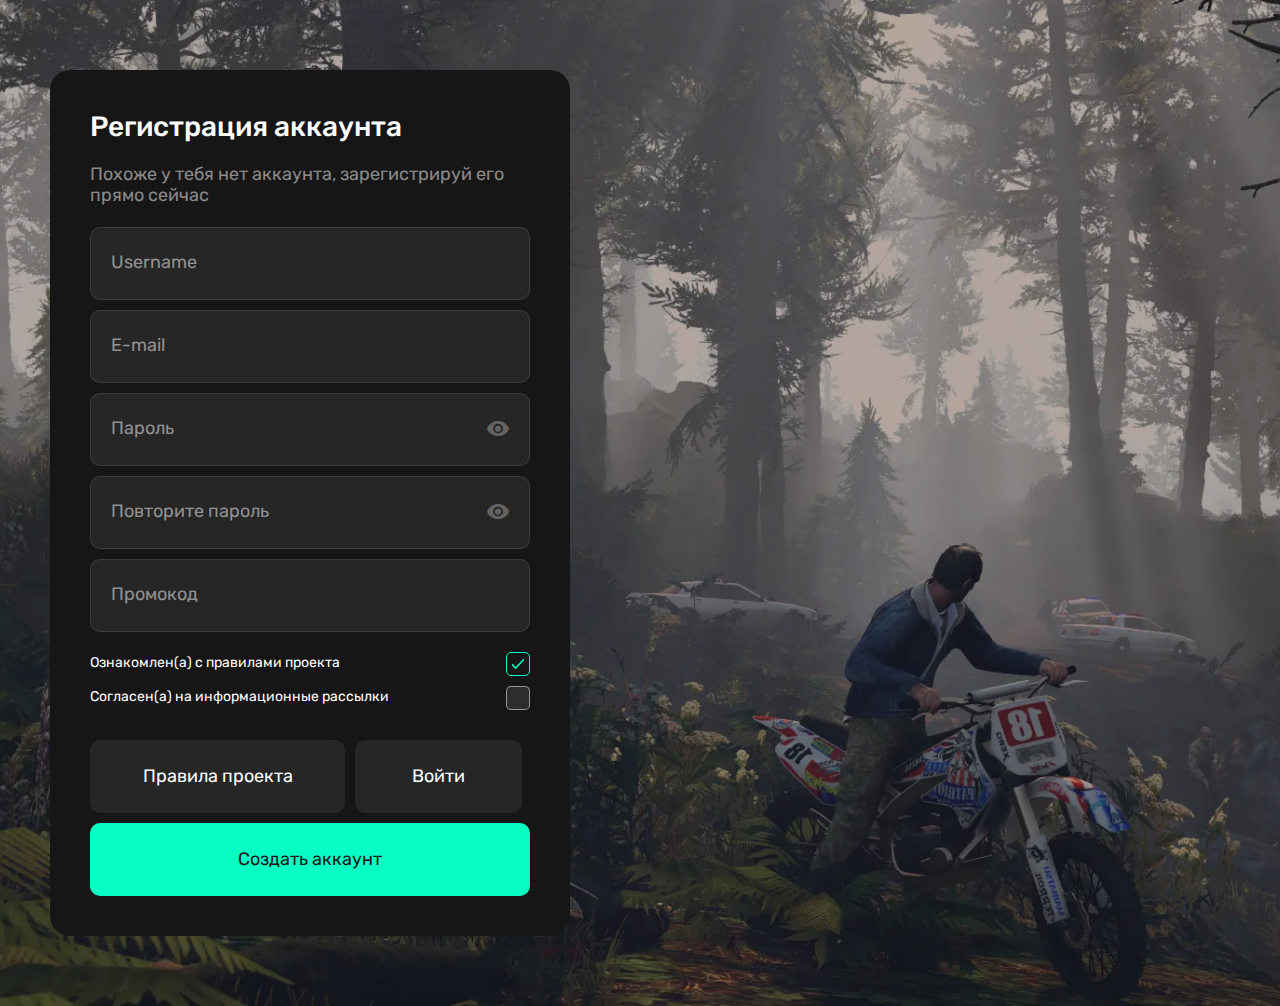
<file: register.html>
<!doctype html>
<html lang="en">

<head>
	<title>Register</title>
	<meta charset="UTF-8">
	<meta name="format-detection" content="telephone=no">
	<!-- <style>body{opacity: 0;}</style> -->
	<link rel="stylesheet" href="css/style.min.css?_v=20230815112205">
	<link rel="shortcut icon" href="favicon.ico">
	<!-- <meta name="robots" content="noindex, nofollow"> -->
	<meta name="viewport" content="width=device-width, initial-scale=1.0">
</head>

<body>
	<div class="wrapper">
		<header class="header">
			<div class="header__container">
			</div>
		</header>
		<main class="register">
			<form class="register__form" action="#" method="POST">
				<h1>Регистрация аккаунта</h1>
				<h2>
					Похоже у тебя нет аккаунта, зарегистрируй его прямо
					сейчас
				</h2>
				<div class="register__line">
					<input type="text" name="form[user-name]" id="user-name" data-error="" placeholder="Username" required />
				</div>
				<div class="register__line">
					<input type="email" name="form[email]" id="email" data-error="" placeholder="E-mail" required />
				</div>
				<div class="register__line">
					<input type="password" name="form[password]" id="password" data-error="" placeholder="Пароль" required />
					<span class="_icon-eye"></span>
				</div>
				<div class="register__line">
					<input type="password" name="form[one-more-password]" id="one-more-password" data-error="" placeholder="Повторите пароль" required />
					<span class="_icon-eye"></span>
				</div>
				<div class="register__line">
					<input type="text" name="form[promocode]" id="promocode" data-error="" placeholder="Промокод" />
				</div>
				<div class="register__checkbox-wrapper">
					<div class="register__checkbox checkbox">
						<input checked class="checkbox__input" type="checkbox" name="save-me" id="save-me" />
						<label class="checkbox__label" for="save-me"><span class="checkbox__text">Ознакомлен(а) с правилами проекта</span></label>
					</div>
					<div class="register__checkbox checkbox">
						<input class="checkbox__input" type="checkbox" name="subscription" id="subscription" />
						<label class="checkbox__label" for="subscription"><span class="checkbox__text">Согласен(а) на информационные
								рассылки</span></label>
					</div>
				</div>

				<div class="register__actions">
					<div class="register__actions-top">
						<a href="#" target="_blank">Правила проекта</a>
						<a href="log-in.html">Войти</a>
					</div>
					<button type="submit">Создать аккаунт</button>
				</div>
			</form>
			<div class="register__bg">
				<picture><source srcset="img/person-bg.webp" type="image/webp"><img src="img/person-bg.png" alt="person-bg" /></picture>
			</div>
		</main>
		<footer class="footer">
			<div class="footer__container">
			</div>
		</footer>
	</div>
	<script src="js/app.min.js?_v=20230815112205"></script>
</body>

</html>
</file>
<file: css/style.min.css>
@charset "UTF-8";@import url(https://fonts.googleapis.com/css?family=Rubik:regular,500&display=swap);@font-face{font-family:PFDinDisplayPro;font-display:swap;src:url(../fonts/PFDinDisplayPro-Regular.woff2) format("woff2"),url(../fonts/PFDinDisplayPro-Regular.woff) format("woff");font-weight:400;font-style:normal}@font-face{font-family:icons;font-display:swap;src:url(../fonts/icons.woff2) format("woff2"),url(../fonts/icons.woff) format("woff");font-weight:400;font-style:normal}[class*=_icon-]:before{font-family:icons;font-style:normal;font-weight:400;font-variant:normal;text-transform:none;line-height:1;-webkit-font-smoothing:antialiased;-moz-osx-font-smoothing:grayscale}[class*=_icon-]:before{display:block}._icon-genetick:before{content:"\e905"}._icon-button-arrow:before{content:"\e900"}._icon-check:before{content:"\e901"}._icon-clothes:before{content:"\e902"}._icon-eye:before{content:"\e903"}._icon-face:before{content:"\e904"}._icon-hair:before{content:"\e906"}._icon-hand:before{content:"\e907"}._icon-man:before{content:"\e908"}._icon-nav-arrow:before{content:"\e909"}._icon-random:before{content:"\e90a"}._icon-settings:before{content:"\e90b"}._icon-tresh:before{content:"\e90c"}._icon-woman:before{content:"\e90d"}*{padding:0;margin:0;border:0}*,:after,:before{-webkit-box-sizing:border-box;box-sizing:border-box}body,html{height:100%;min-width:320px}body{color:#262626;line-height:1;font-family:Rubik;font-size:1.125rem;-ms-text-size-adjust:100%;-moz-text-size-adjust:100%;-webkit-text-size-adjust:100%;-webkit-font-smoothing:antialiased;-moz-osx-font-smoothing:grayscale}button,input,textarea{font-family:Rubik;font-size:inherit;line-height:inherit}button{cursor:pointer;color:inherit;background-color:transparent}a{color:inherit;text-decoration:none}ul li{list-style:none}img{vertical-align:top}h1,h2,h3,h4,h5,h6{font-weight:inherit;font-size:inherit}.lock body{overflow:hidden;-ms-touch-action:none;touch-action:none;-ms-scroll-chaining:none;overscroll-behavior:none}.wrapper{min-height:100%;display:-webkit-box;display:-ms-flexbox;display:flex;-webkit-box-orient:vertical;-webkit-box-direction:normal;-ms-flex-direction:column;flex-direction:column;overflow:hidden}@supports (overflow:clip){.wrapper{overflow:clip}}.wrapper>main{-webkit-box-flex:1;-ms-flex:1 1 auto;flex:1 1 auto}.wrapper>*{min-width:0}[class*=__container]{max-width:120.625rem;margin:0 auto;padding:0 .3125rem}.options{display:-webkit-box;display:-ms-flexbox;display:flex;-webkit-box-orient:vertical;-webkit-box-direction:normal;-ms-flex-direction:column;flex-direction:column;-webkit-box-align:start;-ms-flex-align:start;align-items:flex-start}.options__item{position:relative;cursor:pointer}.options__item:not(:last-child){margin-bottom:.3125em}.options__input{width:0;height:0;opacity:0;position:absolute}.options__input:focus-visible+.options__label:before{-webkit-box-shadow:0 0 5px #000;box-shadow:0 0 5px #000}.options__input:checked+.options__label:after{-webkit-transform:scale(1);-ms-transform:scale(1);transform:scale(1)}.options__label{display:-webkit-inline-box;display:-ms-inline-flexbox;display:inline-flex;-webkit-box-align:center;-ms-flex-align:center;align-items:center;cursor:pointer;gap:10px}.options__label:before{content:"";-ms-flex-item-align:start;align-self:flex-start;width:20px;height:20px;-webkit-box-flex:0;-ms-flex:0 0 20px;flex:0 0 20px;border-radius:50%;border:1px solid #a7a9ac}.options__label:after{content:"";-webkit-transition:all .3s ease 0s;transition:all .3s ease 0s;-webkit-transform:scale(0);-ms-transform:scale(0);transform:scale(0);width:10px;height:10px;border-radius:50%;background-color:#77243a;position:absolute;left:5px;top:5px}.options__text{color:#00f}.tabs__navigation{display:-webkit-box;display:-ms-flexbox;display:flex;-webkit-box-align:center;-ms-flex-align:center;align-items:center;gap:5px;-ms-flex-wrap:wrap;flex-wrap:wrap}.tabs__navigation:not(:last-child){margin-bottom:0}.tabs__title{padding:20px;border-radius:10px;background:#181818;display:-webkit-inline-box;display:-ms-inline-flexbox;display:inline-flex;-webkit-box-align:center;-ms-flex-align:center;align-items:center;-webkit-transition:background-color .3s ease 0s;transition:background-color .3s ease 0s}.tabs__title span{color:#181818;font-size:0;line-height:1.2;-webkit-transition:font-size .3s ease 0s,margin-left .3s ease 0s;transition:font-size .3s ease 0s,margin-left .3s ease 0s;display:inline-block}.tabs__title::before{font-size:24px;color:#fff;-webkit-transition:color .3s ease 0s;transition:color .3s ease 0s}.tabs__title._tab-active{background-color:#07ffc3}.tabs__title._tab-active::before{color:#181818}.tabs__title._tab-active span{font-size:14px;margin-left:15px}[class*=-ibg]{position:relative}[class*=-ibg] img{position:absolute;width:100%;height:100%;top:0;left:0;-o-object-fit:cover;object-fit:cover}[class*=-ibg_contain] img{-o-object-fit:contain;object-fit:contain}.tabs__progress{background:-webkit-gradient(linear,left top,right top,from(rgba(255,255,255,.5019607843)),color-stop(20%,rgba(255,255,255,.5019607843)),color-stop(20%,rgba(255,255,255,.1019607843)),to(rgba(255,255,255,.1019607843)));background:linear-gradient(to right,rgba(255,255,255,.5019607843) 0,rgba(255,255,255,.5019607843) 20%,rgba(255,255,255,.1019607843) 20%,rgba(255,255,255,.1019607843) 100%);border-radius:7px;height:4px;width:100%;outline:0;-webkit-transition:background 450ms ease-in;transition:background 450ms ease-in;-webkit-appearance:none}.tabs__progress::-webkit-slider-thumb{width:10px;height:10px;border-radius:50%;-webkit-appearance:none;cursor:pointer;background:rgba(255,255,255,.5019607843)}.tabs__progress-second{background:-webkit-gradient(linear,left top,right top,from(#07ffc3),color-stop(20%,#07ffc3),color-stop(20%,rgba(255,255,255,.1019607843)),to(rgba(255,255,255,.1019607843)));background:linear-gradient(to right,#07ffc3 0,#07ffc3 20%,rgba(255,255,255,.1019607843) 20%,rgba(255,255,255,.1019607843) 100%);border-radius:7px;height:4px;width:100%;outline:0;-webkit-transition:background 450ms ease-in;transition:background 450ms ease-in;-webkit-appearance:none}.tabs__progress-second::-webkit-slider-thumb{width:10px;height:10px;border-radius:50%;-webkit-appearance:none;cursor:pointer;background-color:#07ffc3}.page{position:relative;min-height:100vh}.page__forma{position:relative;z-index:2}.page__tabs{display:-webkit-box;display:-ms-flexbox;display:flex;-webkit-box-pack:justify;-ms-flex-pack:justify;justify-content:space-between;min-height:100vh}.page__button{border-radius:10px;background-color:#07ffc3;color:#181818;text-align:center;font-size:18px;line-height:1.2;width:100%;padding:21.3px 20px}.page__button:not(:last-child){margin-bottom:20px}.page__bg{position:absolute;width:100%;height:100%;top:0;left:0}.page__bg img{position:absolute;width:100%;height:100%;top:0;left:0;-o-object-fit:cover;object-fit:cover;-o-object-position:top;object-position:top}.page__bg::after{content:"";position:absolute;top:0;left:0;width:100%;height:100%;background:-webkit-gradient(linear,left top,right top,from(rgba(0,0,0,.6)),to(rgba(0,0,0,0)));background:linear-gradient(90deg,rgba(0,0,0,.6) 0,rgba(0,0,0,0) 100%)}.tabs__wrapper{display:-webkit-box;display:-ms-flexbox;display:flex;-webkit-box-orient:vertical;-webkit-box-direction:normal;-ms-flex-direction:column;flex-direction:column;-webkit-box-pack:justify;-ms-flex-pack:justify;justify-content:space-between;min-height:100%;gap:25px;max-width:540px}.tabs__form-body{line-height:1.2;color:#fff}.tabs__form-body h1,.tabs__form-body h2{font-size:28px;font-weight:500;line-height:1.2}.tabs__form-body h1:not(:last-child),.tabs__form-body h2:not(:last-child){margin-bottom:20px}.tabs__form-body p{color:rgba(255,255,255,.5);font-size:18px}.tabs__form-body p:not(:last-child){margin-bottom:20px}.tabs__form-wrapper:not(:last-child){margin-bottom:20px}.tabs__form-lime{position:relative}.tabs__form-lime input{width:100%;border-radius:10px;background-color:#181818;padding:26px 59px;color:#fff;font-size:18px;line-height:1.2;outline:0}.tabs__form-lime input::-webkit-input-placeholder{color:rgba(255,255,255,.3);font-size:18px;line-height:1.2}.tabs__form-lime input::-moz-placeholder{color:rgba(255,255,255,.3);font-size:18px;line-height:1.2}.tabs__form-lime input:-ms-input-placeholder{color:rgba(255,255,255,.3);font-size:18px;line-height:1.2}.tabs__form-lime input::-ms-input-placeholder{color:rgba(255,255,255,.3);font-size:18px;line-height:1.2}.tabs__form-lime input::placeholder{color:rgba(255,255,255,.3);font-size:18px;line-height:1.2}.tabs__form-lime span{position:absolute;top:50%;left:20px;-webkit-transform:translateY(-50%);-ms-transform:translateY(-50%);transform:translateY(-50%);font-size:24px;color:#fff}.tabs__form-lime:not(:last-child){margin-bottom:10px}.tabs__form-actions{display:-webkit-box;display:-ms-flexbox;display:flex;-webkit-box-align:center;-ms-flex-align:center;align-items:center;gap:10px}.tabs__form-actions:not(:last-child){margin-bottom:30px}.tabs__button-woman{-webkit-box-flex:0;-ms-flex:0 1 50%;flex:0 1 50%;display:-webkit-inline-box;display:-ms-inline-flexbox;display:inline-flex;-webkit-box-align:center;-ms-flex-align:center;align-items:center;-webkit-box-pack:center;-ms-flex-pack:center;justify-content:center;padding-right:10px;padding-left:10px;padding-top:20px;padding-bottom:20px;gap:15px;font-size:16px;line-height:1.2;border-radius:10px;background-color:#181818;-webkit-transition:background-color .3s ease 0s,color .3s ease 0s;transition:background-color .3s ease 0s,color .3s ease 0s}.tabs__button-woman span{font-size:24px;color:#fff;-webkit-transition:color .3s ease 0s;transition:color .3s ease 0s}.tabs__button-man{-webkit-box-flex:0;-ms-flex:0 1 50%;flex:0 1 50%;display:-webkit-inline-box;display:-ms-inline-flexbox;display:inline-flex;-webkit-box-align:center;-ms-flex-align:center;align-items:center;-webkit-box-pack:center;-ms-flex-pack:center;justify-content:center;padding-right:10px;padding-left:10px;padding-top:20px;padding-bottom:20px;gap:15px;font-size:16px;line-height:1.2;border-radius:10px;color:#181818;background-color:#07ffc3;-webkit-transition:background-color .3s ease 0s;transition:background-color .3s ease 0s}.tabs__button-man span{font-size:24px;color:#181818;-webkit-transition:color .3s ease 0s;transition:color .3s ease 0s}.tabs__arrow{display:-webkit-box;display:-ms-flexbox;display:flex;-webkit-box-align:center;-ms-flex-align:center;align-items:center;gap:15px;padding:20px;max-width:327px;border-radius:10px;background-color:#fff}.tabs__arrow span{font-size:24px;color:#262626}.tabs__arrow p{color:#262626;font-size:14px;line-height:1.2}.tabs__content{-webkit-box-flex:0;-ms-flex:0 1 490px;flex:0 1 490px}.tabs__aside{display:-webkit-box;display:-ms-flexbox;display:flex;-webkit-box-orient:vertical;-webkit-box-direction:normal;-ms-flex-direction:column;flex-direction:column;gap:52px;height:100%}.tabs__aside-wrapper{-webkit-box-flex:1;-ms-flex:1 1 auto;flex:1 1 auto}.tabs__body{gap:52px;background-color:#262626;color:#fff;height:100%;padding:40px;line-height:1.2}.tabs__body h3{font-size:24px;font-weight:500}.tabs__body h3:not(:last-child){margin-bottom:10px}.tabs__body p{color:rgba(255,255,255,.5)}.tabs__body p:not(:last-child){margin-bottom:20px}.tabs__body .simplebar-vertical{width:4px!important;border-radius:16px;background-color:rgba(24,24,24,.3)}.tabs__body .simplebar-scrollbar{background-color:rgba(255,255,255,.5);border-radius:16px}.tabs__genetick:not(:last-child){margin-bottom:20px}.tabs__line{border-radius:5px;background-color:#171616;padding-right:20px;padding-left:20px;padding-top:20px;padding-bottom:17px}.tabs__line:not(:last-child){margin-bottom:10px}.tabs__line h4{font-weight:500;line-height:1.2;font-size:16px}.tabs__line h4:not(:last-child){margin-bottom:10px}.tabs__line p{color:rgba(255,255,255,.5);font-size:14px}.tabs__line p:not(:last-child){margin-bottom:20px}.tabs__progress:not(:last-child){margin-bottom:20px}.tabs__actions button{width:100%;display:-webkit-inline-box;display:-ms-inline-flexbox;display:inline-flex;-webkit-box-pack:center;-ms-flex-pack:center;justify-content:center;-webkit-box-align:center;-ms-flex-align:center;align-items:center;gap:15px;border-radius:10px;background-color:#181818;padding:20px;color:#fff;font-size:14px;line-height:1.2;-webkit-transition:color .3s ease 0s,background-color .3s ease 0s;transition:color .3s ease 0s,background-color .3s ease 0s}.tabs__actions button span{font-size:24px;color:#fff;-webkit-transition:color .3s ease 0s;transition:color .3s ease 0s}.genetick__navigation{display:-webkit-box;display:-ms-flexbox;display:flex;-webkit-box-align:center;-ms-flex-align:center;align-items:center;gap:10px;-webkit-box-pack:center;-ms-flex-pack:center;justify-content:center}.genetick__navigation:not(:last-child){margin-bottom:10px}.genetick__title{border-radius:10px;background-color:#171616;display:-webkit-inline-box;display:-ms-inline-flexbox;display:inline-flex;gap:15px;padding:20px;width:100%;-webkit-box-pack:center;-ms-flex-pack:center;justify-content:center;-webkit-transition:color .3s ease 0s,background-color .3s ease 0s;transition:color .3s ease 0s,background-color .3s ease 0s}.genetick__title span{-webkit-transition:color .3s ease 0s;transition:color .3s ease 0s;color:#fff}.genetick__title._tab-active{color:#171616;background-color:#07ffc3}.genetick__title._tab-active span{color:#171616}.genetick__body{overflow-y:auto;height:430px}.genetick__body:not(:last-child){margin-bottom:20px}.genetick__line{position:relative}.genetick__line:not(:last-child){margin-bottom:10px}.genetick__input{position:absolute;width:0;height:0;opacity:0}.genetick__input:focus+.genetick__label::after{outline:0}.genetick__input:checked+.genetick__label:after{background:#07ffc3 url(../img/create-user/check-black-arrow.svg) center/60% no-repeat}.genetick__label{cursor:pointer;display:-webkit-box;display:-ms-flexbox;display:flex;padding-right:30px;padding-left:30px;gap:24px;border-radius:5px;background-color:#181818;-webkit-box-align:center;-ms-flex-align:center;align-items:center;width:96%}.genetick__label::before{content:"";-webkit-box-flex:0;-ms-flex:0 0 100px;flex:0 0 100px;height:100px;width:100px}.genetick__label::after{content:"";-webkit-box-flex:0;-ms-flex:0 0 30px;flex:0 0 30px;width:30px;height:30px;border-radius:5px;background-color:#262626;-webkit-transition:background-color .3s ease 0s;transition:background-color .3s ease 0s}.genetick__text{display:-webkit-box;display:-ms-flexbox;display:flex;-webkit-box-orient:vertical;-webkit-box-direction:normal;-ms-flex-direction:column;flex-direction:column;gap:5px;-webkit-box-flex:1;-ms-flex:1 1 auto;flex:1 1 auto}.genetick__parent{color:rgba(255,255,255,.3);font-size:14px;line-height:1.2}.genetick__name{color:#fff;font-size:20px;line-height:1.2}.genetick__label-wrapper{display:-webkit-box;display:-ms-flexbox;display:flex;gap:24px;-webkit-box-align:center;-ms-flex-align:center;align-items:center;cursor:pointer;padding-right:30px;padding-left:30px;border-radius:5px;background-color:#181818}.genetick__label-wrapper::after{content:"";-webkit-box-flex:0;-ms-flex:0 0 30px;flex:0 0 30px;width:30px;height:30px;border-radius:5px;background-color:#262626;z-index:2;position:relative}.genetick__image{-webkit-box-flex:0;-ms-flex:0 0 100px;flex:0 0 100px;display:block;height:100px;position:relative}.genetick__image img{position:absolute;width:100%;height:100%;top:0;left:0;-o-object-fit:cover;object-fit:cover}.genetick__text-label{display:-webkit-box;display:-ms-flexbox;display:flex;-webkit-box-orient:vertical;-webkit-box-direction:normal;-ms-flex-direction:column;flex-direction:column;gap:5px}.genetick__user{color:rgba(255,255,255,.3);font-size:14px;line-height:1.2}.genetick__name{font-size:20px;line-height:1.2}.body-face__aside{display:-webkit-box;display:-ms-flexbox;display:flex;-webkit-box-orient:vertical;-webkit-box-direction:normal;-ms-flex-direction:column;flex-direction:column;gap:52px;height:100%}.body-face__wrapper{-webkit-box-flex:1;-ms-flex:1 1 auto;flex:1 1 auto}.body-face__wrapper ul{display:-webkit-box;display:-ms-flexbox;display:flex;-webkit-box-orient:vertical;-webkit-box-direction:normal;-ms-flex-direction:column;flex-direction:column;gap:10px}.body-face__wrapper ul li button{display:-webkit-box;display:-ms-flexbox;display:flex;-webkit-box-align:center;-ms-flex-align:center;align-items:center;width:100%;-webkit-box-pack:justify;-ms-flex-pack:justify;justify-content:space-between;gap:20px;color:#fff;font-size:16px;line-height:1.2;border-radius:10px;background-color:#171616;-webkit-transition:background-color .3s ease 0s,color .3s ease 0s;transition:background-color .3s ease 0s,color .3s ease 0s;padding-top:25px;padding-bottom:24px;padding-right:20px;padding-left:24px}.body-face__wrapper ul li button span{font-size:24px;color:#fff;-webkit-transition:color .3s ease 0s;transition:color .3s ease 0s}.body-face__actions button{width:100%;display:-webkit-inline-box;display:-ms-inline-flexbox;display:inline-flex;-webkit-box-pack:center;-ms-flex-pack:center;justify-content:center;-webkit-box-align:center;-ms-flex-align:center;align-items:center;gap:15px;border-radius:10px;background-color:#181818;padding:20px;color:#fff;font-size:14px;line-height:1.2;-webkit-transition:color .3s ease 0s,background-color .3s ease 0s;transition:color .3s ease 0s,background-color .3s ease 0s}.body-face__actions button span{font-size:24px;color:#fff;-webkit-transition:color .3s ease 0s;transition:color .3s ease 0s}.body-hair__aside{height:100%;display:-webkit-box;display:-ms-flexbox;display:flex;-webkit-box-orient:vertical;-webkit-box-direction:normal;-ms-flex-direction:column;flex-direction:column;gap:10px}.body-hair__wrapper{-webkit-box-flex:1;-ms-flex:1 1 auto;flex:1 1 auto}.body-hair__wrapper ul{display:-webkit-box;display:-ms-flexbox;display:flex;-webkit-box-orient:vertical;-webkit-box-direction:normal;-ms-flex-direction:column;flex-direction:column;gap:10px}.body-hair__wrapper ul li button{display:-webkit-box;display:-ms-flexbox;display:flex;-webkit-box-align:center;-ms-flex-align:center;align-items:center;width:100%;-webkit-box-pack:justify;-ms-flex-pack:justify;justify-content:space-between;gap:20px;color:#fff;font-size:16px;line-height:1.2;border-radius:10px;background-color:#171616;-webkit-transition:background-color .3s ease 0s,color .3s ease 0s;transition:background-color .3s ease 0s,color .3s ease 0s;padding-top:25px;padding-bottom:24px;padding-right:20px;padding-left:24px}.body-hair__wrapper ul li button span{font-size:24px;color:#fff;-webkit-transition:color .3s ease 0s;transition:color .3s ease 0s}.body-hair__actions{display:-webkit-box;display:-ms-flexbox;display:flex;-webkit-box-orient:vertical;-webkit-box-direction:normal;-ms-flex-direction:column;flex-direction:column;gap:10px}.body-hair__actions button{width:100%;display:-webkit-inline-box;display:-ms-inline-flexbox;display:inline-flex;-webkit-box-pack:center;-ms-flex-pack:center;justify-content:center;-webkit-box-align:center;-ms-flex-align:center;align-items:center;gap:15px;border-radius:10px;background-color:#181818;padding:20px;color:#fff;font-size:14px;line-height:1.2;-webkit-transition:color .3s ease 0s,background-color .3s ease 0s;transition:color .3s ease 0s,background-color .3s ease 0s}.body-hair__actions button span{font-size:24px;color:#fff;-webkit-transition:color .3s ease 0s;transition:color .3s ease 0s}.body-clother{position:relative}.body-clother__aside{display:-webkit-box;display:-ms-flexbox;display:flex;-webkit-box-orient:vertical;-webkit-box-direction:normal;-ms-flex-direction:column;flex-direction:column;gap:52px;height:100%}.body-clother__wrapper{-webkit-box-flex:1;-ms-flex:1 1 auto;flex:1 1 auto}.body-clother__wrapper ul{display:-webkit-box;display:-ms-flexbox;display:flex;-webkit-box-orient:vertical;-webkit-box-direction:normal;-ms-flex-direction:column;flex-direction:column;gap:10px}.body-clother__wrapper ul li button{display:-webkit-box;display:-ms-flexbox;display:flex;-webkit-box-align:center;-ms-flex-align:center;align-items:center;width:100%;-webkit-box-pack:justify;-ms-flex-pack:justify;justify-content:space-between;gap:20px;color:#fff;font-size:16px;line-height:1.2;border-radius:10px;background-color:#171616;-webkit-transition:background-color .3s ease 0s,color .3s ease 0s;transition:background-color .3s ease 0s,color .3s ease 0s;padding-top:25px;padding-bottom:24px;padding-right:20px;padding-left:24px}.body-clother__wrapper ul li button span{font-size:24px;color:#fff;-webkit-transition:color .3s ease 0s;transition:color .3s ease 0s}.body-clother__actions{display:-webkit-box;display:-ms-flexbox;display:flex;-webkit-box-orient:vertical;-webkit-box-direction:normal;-ms-flex-direction:column;flex-direction:column;gap:10px}.body-clother__actions button{width:100%;display:-webkit-inline-box;display:-ms-inline-flexbox;display:inline-flex;-webkit-box-pack:center;-ms-flex-pack:center;justify-content:center;-webkit-box-align:center;-ms-flex-align:center;align-items:center;gap:15px;border-radius:10px;background-color:#181818;padding:20px;color:#fff;font-size:14px;line-height:1.2;-webkit-transition:color .3s ease 0s,background-color .3s ease 0s;transition:color .3s ease 0s,background-color .3s ease 0s}.body-clother__actions button span{font-size:24px;color:#fff;-webkit-transition:color .3s ease 0s;transition:color .3s ease 0s}.body-clother__modal-outerwear{position:absolute;top:0;right:-100%;width:100%;height:100%;overflow:auto;background-color:#262626;z-index:5;-webkit-transition:right .3s ease 0s;transition:right .3s ease 0s;display:-webkit-box;display:-ms-flexbox;display:flex;-webkit-box-orient:vertical;-webkit-box-direction:normal;-ms-flex-direction:column;flex-direction:column;gap:30px}.body-clother__modal-outerwear._open-galery{right:0}.body-clother__modal-outerwear-wrapper{-webkit-box-flex:1;-ms-flex:1 1 auto;flex:1 1 auto}.body-clother__modal-top{border-radius:10px;background-color:#171616;color:#fff;line-height:1.2}.body-clother__modal-top h4{font-size:24px;font-weight:500}.body-clother__modal-top h4:not(:last-child){margin-bottom:10px}.body-clother__modal-top p{color:rgba(255,255,255,.5);font-size:16px}.body-clother__modal-top p:not(:last-child){margin-bottom:10px}.body-clother__modal-top:not(:last-child){margin-bottom:20px}.body-clother__options{display:-webkit-box;display:-ms-flexbox;display:flex;-ms-flex-wrap:wrap;flex-wrap:wrap;gap:10px}.body-clother__options:not(:last-child){margin-bottom:20px}.body-clother__item{-webkit-box-flex:0;-ms-flex:0 1 130px;flex:0 1 130px;position:relative;cursor:pointer}.body-clother__input{width:0;height:0;opacity:0;position:absolute}.body-clother__input:checked+.body-clother__label{border:1px solid #07ffc3}.body-clother__input:checked+.body-clother__label:after{-webkit-transform:translate(-50%,-50%) scale(1);-ms-transform:translate(-50%,-50%) scale(1);transform:translate(-50%,-50%) scale(1)}.body-clother__label{display:-webkit-inline-box;display:-ms-inline-flexbox;display:inline-flex;-webkit-box-align:center;-ms-flex-align:center;align-items:center;cursor:pointer;align-items:center;-webkit-box-pack:center;-ms-flex-pack:center;justify-content:center;border-radius:10px;background-color:#171616;width:130px;height:130px;border:1px solid #171616;-webkit-transition:border .3s ease 0s;transition:border .3s ease 0s}.no-webp .body-clother__label::before{background:url(../img/create-user/image-04.png) center 95% no-repeat}.body-clother__label::before{content:"";-ms-flex-item-align:center;align-self:center;-webkit-box-flex:0;-ms-flex:0 0 78px;flex:0 0 78px;width:78px;height:86px}.body-clother__label::after{content:"";-webkit-transition:-webkit-transform .3s ease 0s;transition:-webkit-transform .3s ease 0s;transition:transform .3s ease 0s;transition:transform .3s ease 0s,-webkit-transform .3s ease 0s;position:absolute;top:50%;left:50%;-webkit-transform:translate(-50%,-50%) scale(0);-ms-transform:translate(-50%,-50%) scale(0);transform:translate(-50%,-50%) scale(0);will-change:transform;-webkit-box-flex:0;-ms-flex:0 0 30px;flex:0 0 30px;width:30px;height:30px;background:url(../img/check-arrow.svg) 0 0/100% no-repeat}.body-clother__back-outerwear span{font-size:24px;-webkit-transform:rotate(-180deg);-ms-transform:rotate(-180deg);transform:rotate(-180deg)}.body-clother__modal-wear{position:absolute;top:0;right:-100%;width:100%;height:100%;overflow:auto;background-color:#262626;z-index:5;-webkit-transition:right .3s ease 0s;transition:right .3s ease 0s;display:-webkit-box;display:-ms-flexbox;display:flex;-webkit-box-orient:vertical;-webkit-box-direction:normal;-ms-flex-direction:column;flex-direction:column;gap:30px}.body-clother__modal-wear._open-galery{right:0}.body-clother__modal-wear-wrapper{-webkit-box-flex:1;-ms-flex:1 1 auto;flex:1 1 auto}.body-clother__back-wear span{font-size:24px;-webkit-transform:rotate(-180deg);-ms-transform:rotate(-180deg);transform:rotate(-180deg)}.body-clother__modal-shoes{position:absolute;top:0;right:-100%;width:100%;height:100%;overflow:auto;background-color:#262626;z-index:5;-webkit-transition:right .3s ease 0s;transition:right .3s ease 0s;display:-webkit-box;display:-ms-flexbox;display:flex;-webkit-box-orient:vertical;-webkit-box-direction:normal;-ms-flex-direction:column;flex-direction:column;gap:30px}.body-clother__modal-shoes._open-galery{right:0}.body-clother__modal-shoes-wrapper{-webkit-box-flex:1;-ms-flex:1 1 auto;flex:1 1 auto}.body-clother__back-shoes span{font-size:24px;-webkit-transform:rotate(-180deg);-ms-transform:rotate(-180deg);transform:rotate(-180deg)}.body-hair{position:relative}.body-hair__modal-hair-style{position:absolute;top:0;right:-100%;width:100%;height:100%;overflow:auto;background-color:#262626;z-index:5;-webkit-transition:right .3s ease 0s;transition:right .3s ease 0s;display:-webkit-box;display:-ms-flexbox;display:flex;-webkit-box-orient:vertical;-webkit-box-direction:normal;-ms-flex-direction:column;flex-direction:column;gap:30px}.body-hair__modal-hair-style._open-galery{right:0}.body-hair__modal-hair-style-wrapper{-webkit-box-flex:1;-ms-flex:1 1 auto;flex:1 1 auto}.body-hair__modal-hair-style-wrapper h5{color:#fff;font-size:20px;font-weight:500;line-height:1.5}.body-hair__modal-hair-style-wrapper h5:not(:last-child){margin-bottom:5px}.body-hair__modal-hair-style-wrapper p{color:rgba(255,255,255,.5);font-size:14px;line-height:1.2}.body-hair__modal-hair-style-wrapper p:not(:last-child){margin-bottom:20px}.body-hair__modal-top{border-radius:10px;background-color:#171616;color:#fff;line-height:1.2}.body-hair__modal-top h4{font-size:24px;font-weight:500}.body-hair__modal-top h4:not(:last-child){margin-bottom:10px}.body-hair__modal-top p{color:rgba(255,255,255,.5);font-size:16px}.body-hair__modal-top p:not(:last-child){margin-bottom:10px}.body-hair__modal-top:not(:last-child){margin-bottom:20px}.body-hair__options{display:grid;grid-template-columns:repeat(4,1fr);gap:8px;height:402px;-ms-flex-wrap:wrap;flex-wrap:wrap;overflow-y:auto;-webkit-box-pack:center;-ms-flex-pack:center;justify-content:center}.body-hair__options:not(:last-child){margin-bottom:20px}.body-hair__item{-webkit-box-flex:0;-ms-flex:0 1 93px;flex:0 1 93px;width:93px;height:93px;position:relative;cursor:pointer}.body-hair__input{width:0;height:0;opacity:0;position:absolute}.body-hair__input:checked+.body-hair__label{border:1px solid #07ffc3}.body-hair__input:checked+.body-hair__label:after{-webkit-transform:translate(-50%,-50%) scale(1);-ms-transform:translate(-50%,-50%) scale(1);transform:translate(-50%,-50%) scale(1)}.body-hair__label{display:-webkit-inline-box;display:-ms-inline-flexbox;display:inline-flex;-webkit-box-align:center;-ms-flex-align:center;align-items:center;cursor:pointer;align-items:center;-webkit-box-pack:center;-ms-flex-pack:center;justify-content:center;border-radius:10px;background-color:#171616;width:93px;height:93px;border:1px solid #171616;-webkit-transition:border .3s ease 0s;transition:border .3s ease 0s}.no-webp .body-hair__label::before{background:url(../img/create-user/hair-bg.png) center 95% no-repeat}.body-hair__label::before{content:"";position:absolute;-ms-flex-item-align:center;align-self:center;-webkit-box-flex:0;-ms-flex:0 0 60px;flex:0 0 60px;width:60px;height:65px}.body-hair__label::after{content:"";-webkit-transition:-webkit-transform .3s ease 0s;transition:-webkit-transform .3s ease 0s;transition:transform .3s ease 0s;transition:transform .3s ease 0s,-webkit-transform .3s ease 0s;position:absolute;top:50%;left:50%;-webkit-transform:translate(-50%,-50%) scale(0);-ms-transform:translate(-50%,-50%) scale(0);transform:translate(-50%,-50%) scale(0);will-change:transform;-webkit-box-flex:0;-ms-flex:0 0 24px;flex:0 0 24px;width:24px;height:24px;background:url(../img/check-arrow.svg) 0 0/100% no-repeat}.body-hair__modal-hair-back span{font-size:24px;color:#fff;-webkit-transform:rotate(-180deg);-ms-transform:rotate(-180deg);transform:rotate(-180deg)}.body-hair__slider-wrapper{position:relative;padding-right:35px;padding-left:35px}.body-hair__slider{max-width:340px;margin:0 auto;min-width:0}.body-hair__slide{min-width:0}.body-hair__swiper-button-right{position:absolute;font-size:24px;color:#fff;top:50%;left:0;-webkit-transform:translateY(-50%) rotate(180deg);-ms-transform:translateY(-50%) rotate(180deg);transform:translateY(-50%) rotate(180deg);-webkit-transition:color .3s ease 0s;transition:color .3s ease 0s;z-index:3}.body-hair__swiper-button-left{position:absolute;font-size:24px;color:#fff;top:50%;right:0;-webkit-transform:translateY(-50%);-ms-transform:translateY(-50%);transform:translateY(-50%);-webkit-transition:color .3s ease 0s;transition:color .3s ease 0s;z-index:3}.slide-body-hair__item{position:relative;cursor:pointer;width:60px}.slide-body-hair__input{width:0;height:0;opacity:0;position:absolute}.slide-body-hair__input:checked+.slide-body-hair__label:after{-webkit-transform:translate(-50%,-50%) scale(1);-ms-transform:translate(-50%,-50%) scale(1);transform:translate(-50%,-50%) scale(1)}.slide-body-hair__label{display:-webkit-inline-box;display:-ms-inline-flexbox;display:inline-flex;-webkit-box-align:center;-ms-flex-align:center;align-items:center;cursor:pointer;align-items:center;-webkit-box-pack:center;-ms-flex-pack:center;justify-content:center;border-radius:10px;background-color:#171616;width:60px;height:60px}.slide-body-hair__label::before{content:"";-ms-flex-item-align:center;align-self:center;-webkit-box-flex:0;-ms-flex:0 0 60px;flex:0 0 60px;width:60px;height:60px;border-radius:10px}.slide-body-hair__label::after{content:"";-webkit-transition:-webkit-transform .3s ease 0s;transition:-webkit-transform .3s ease 0s;transition:transform .3s ease 0s;transition:transform .3s ease 0s,-webkit-transform .3s ease 0s;position:absolute;top:50%;left:50%;-webkit-transform:translate(-50%,-50%) scale(0);-ms-transform:translate(-50%,-50%) scale(0);transform:translate(-50%,-50%) scale(0);will-change:transform;-webkit-box-flex:0;-ms-flex:0 0 24px;flex:0 0 24px;width:24px;height:24px;background:url(../img/create-user/check-arrow-white.svg) center/100% no-repeat}.body-face{position:relative}.body-face__nose-aside{position:absolute;top:0;right:-100%;width:100%;height:100%;overflow:auto;background-color:#262626;z-index:5;-webkit-transition:right .3s ease 0s;transition:right .3s ease 0s;display:-webkit-box;display:-ms-flexbox;display:flex;-webkit-box-orient:vertical;-webkit-box-direction:normal;-ms-flex-direction:column;flex-direction:column;gap:30px}.body-face__nose-aside._open-galery{right:0}.body-face__nose-wrapper{-webkit-box-flex:1;-ms-flex:1 1 auto;flex:1 1 auto}.body-face__nose-wrapper h5{color:#fff;font-size:20px;font-weight:500;line-height:1.5}.body-face__nose-wrapper h5:not(:last-child){margin-bottom:5px}.body-face__nose-wrapper p{color:rgba(255,255,255,.5);font-size:14px;line-height:1.2}.body-face__nose-wrapper p:not(:last-child){margin-bottom:10px}.body-face__nose-top{border-radius:10px;background-color:#171616}.body-face__nose-top h3{color:#fff;font-size:24px;font-weight:500;line-height:1.2}.body-face__nose-top h3:not(:last-child){margin-bottom:10px}.body-face__nose-top p{color:rgba(255,255,255,.5);font-size:16px;line-height:1.2}.body-face__nose-top p:not(:last-child){margin-bottom:10px}.body-face__nose-top:not(:last-child){margin-bottom:20px}.body-face__nose-list{border-radius:10px;background-color:#171616;padding:18px 20px;display:-webkit-box;display:-ms-flexbox;display:flex;-webkit-box-align:center;-ms-flex-align:center;align-items:center;gap:15px;-webkit-box-pack:justify;-ms-flex-pack:justify;justify-content:space-between}.body-face__nose-list:not(:last-child){margin-bottom:20px}.body-face__nose-link{color:#fff;font-size:14px;line-height:1.2}.body-face__nose-link::before{font-size:24px;color:#fff;-webkit-transition:color .3s ease 0s;transition:color .3s ease 0s}.body-face__nose-link--right::before{-webkit-transform:rotate(-180deg);-ms-transform:rotate(-180deg);transform:rotate(-180deg);font-size:24px;color:#fff;-webkit-transition:color .3s ease 0s;transition:color .3s ease 0s}.body-face__nose-range{padding-top:20px;padding-right:20px;padding-left:20px;padding-bottom:17px;border-radius:5px;background-color:#171616}.body-face__nose-range h6{color:#fff;font-size:16px;font-weight:500;line-height:1.2}.body-face__nose-range h6:not(:last-child){margin-bottom:10px}.body-face__nose-range p{color:rgba(255,255,255,.5);font-size:14px;line-height:1.2}.body-face__nose-range p:not(:last-child){margin-bottom:20px}.body-face__nose-range:not(:last-child){margin-bottom:20px}.body-face__progress-second{width:100%;background:-webkit-gradient(linear,left top,right top,from(#07ffc3),color-stop(20%,#07ffc3),color-stop(20%,rgba(255,255,255,.1019607843)),to(rgba(255,255,255,.1019607843)));background:linear-gradient(to right,#07ffc3 0,#07ffc3 20%,rgba(255,255,255,.1019607843) 20%,rgba(255,255,255,.1019607843) 100%);border-radius:7px;height:4px;width:100%;outline:0;-webkit-transition:background 450ms ease-in;transition:background 450ms ease-in;-webkit-appearance:none}.body-face__progress-second::-webkit-slider-thumb{width:10px;height:10px;border-radius:50%;-webkit-appearance:none;cursor:pointer;background-color:#07ffc3}.body-face__nose-block{max-width:238px;margin:0 auto;height:238px;display:-webkit-box;display:-ms-flexbox;display:flex;-webkit-box-align:center;-ms-flex-align:center;align-items:center;-webkit-box-pack:center;-ms-flex-pack:center;justify-content:center}.body-face__nose-block:not(:last-child){margin-bottom:70px}.body-face__nose-center{background-color:rgba(23,22,22,.5);position:relative;-webkit-box-flex:0;-ms-flex:0 0 170px;flex:0 0 170px;width:170px;height:170px}.body-face__nose-center::after{content:"";position:absolute;top:40px;right:44px;width:20px;height:20px;border-radius:50%;background-color:#07ffc3;z-index:2}.body-face__nose-up{color:#07ffc3;font-size:16px;line-height:1.5;position:absolute;top:-30px;left:50%;-webkit-transform:translateX(-50%);-ms-transform:translateX(-50%);transform:translateX(-50%)}.body-face__nose-bottom{color:rgba(255,255,255,.5);font-size:16px;line-height:1.5;position:absolute;bottom:-30px;left:50%;-webkit-transform:translateX(-50%);-ms-transform:translateX(-50%);transform:translateX(-50%)}.body-face__nose-right{color:#07ffc3;font-size:16px;line-height:1.5;position:absolute;top:50%;-webkit-transform:translateY(-50%) rotate(90deg);-ms-transform:translateY(-50%) rotate(90deg);transform:translateY(-50%) rotate(90deg);right:-50px}.body-face__nose-left{color:rgba(255,255,255,.5);font-size:16px;line-height:1.5;position:absolute;top:50%;-webkit-transform:translateY(-50%) rotate(90deg);-ms-transform:translateY(-50%) rotate(90deg);transform:translateY(-50%) rotate(90deg);left:-40px}.body-face__actions{display:-webkit-box;display:-ms-flexbox;display:flex;-webkit-box-orient:vertical;-webkit-box-direction:normal;-ms-flex-direction:column;flex-direction:column;gap:10px}.body-face__nose-back span{font-size:24px;-webkit-transform:rotate(180deg);-ms-transform:rotate(180deg);transform:rotate(180deg);color:#fff;-webkit-transition:color .3s ease 0s;transition:color .3s ease 0s}.person{position:relative;min-height:100vh;display:-webkit-box;display:-ms-flexbox;display:flex;padding-top:70px;padding-bottom:70px;-webkit-box-orient:vertical;-webkit-box-direction:normal;-ms-flex-direction:column;flex-direction:column}.person__container{-webkit-box-flex:1;-ms-flex:1 1 100%;flex:1 1 100%;-webkit-box-align:end;-ms-flex-align:end;align-items:end;min-height:100%;display:-webkit-box;display:-ms-flexbox;display:flex;padding-left:5px;padding-right:5px}.person__content{position:relative;z-index:2;min-height:100%;color:#fff;font-size:14px;max-width:1145px;-webkit-box-pack:end;-ms-flex-pack:end;justify-content:end;align-self:end;display:grid;grid-template-columns:repeat(3,1fr);gap:20px}.person__article{border-radius:10px;background-color:#171616;display:-webkit-box;display:-ms-flexbox;display:flex;-webkit-box-align:center;-ms-flex-align:center;align-items:center;gap:31px;-webkit-box-pack:justify;-ms-flex-pack:justify;justify-content:space-between;position:relative}.person__user-block{-webkit-box-flex:0;-ms-flex:0 1 240px;flex:0 1 240px}.person__user-block h1,.person__user-block h2{color:#fff;font-size:20px;font-weight:500;line-height:1}.person__user-block h1:not(:last-child),.person__user-block h2:not(:last-child){margin-bottom:1.25rem}.person__characteristic{display:-webkit-box;display:-ms-flexbox;display:flex;-webkit-box-pack:space-evenly;-ms-flex-pack:space-evenly;justify-content:space-evenly}.person__column{-webkit-box-flex:0;-ms-flex:0 1 auto;flex:0 1 auto;display:-webkit-box;display:-ms-flexbox;display:flex;-webkit-box-orient:vertical;-webkit-box-direction:normal;-ms-flex-direction:column;flex-direction:column;gap:5px;min-height:100%}.person__column h3{-webkit-box-flex:1;-ms-flex:1 1 100%;flex:1 1 100%;color:#fff;font-size:16px;line-height:1}.person__column p{color:rgba(255,255,255,.5);font-family:"PF DinDisplay Pro";font-size:14px;line-height:1}.person__action{-webkit-box-flex:0;-ms-flex:0 0 40px;flex:0 0 40px}.person__link{padding-top:55.5px;padding-bottom:55.5px;padding-right:80px;padding-left:80px;border-radius:10px;background-color:#171616;display:-webkit-inline-box;display:-ms-inline-flexbox;display:inline-flex;-webkit-box-align:center;-ms-flex-align:center;align-items:center;gap:15px;font-size:14px;line-height:1;outline:0}.person__link span{-webkit-box-flex:0;-ms-flex:0 0 40px;flex:0 0 40px;width:40px;height:40px;border-radius:5px;background:#232323;display:-webkit-box;display:-ms-flexbox;display:flex;-webkit-box-align:center;-ms-flex-align:center;align-items:center;-webkit-box-pack:center;-ms-flex-pack:center;justify-content:center;font-size:14px;-webkit-transition:background-color .3s ease 0s,color .3s ease 0s;transition:background-color .3s ease 0s,color .3s ease 0s}.person__link:focus span{background-color:#07ffc3;color:#171616}.person__bg{position:absolute;width:100%;height:100%;top:0;left:0}.person__bg img{position:absolute;width:100%;height:100%;top:0;left:0;-o-object-fit:cover;object-fit:cover}.action-person{display:-webkit-box;display:-ms-flexbox;display:flex;-webkit-box-orient:vertical;-webkit-box-direction:normal;-ms-flex-direction:column;flex-direction:column;gap:5px}.action-person__tresh{-webkit-box-flex:0;-ms-flex:0 0 40px;flex:0 0 40px;width:40px;height:40px;border-radius:5px;background:#232323;display:-webkit-box;display:-ms-flexbox;display:flex;-webkit-box-align:center;-ms-flex-align:center;align-items:center;-webkit-box-pack:center;-ms-flex-pack:center;justify-content:center;color:#fff;font-size:14px;cursor:pointer;outline:0;-webkit-transition:background-color .3s ease 0s,color .3s ease 0s;transition:background-color .3s ease 0s,color .3s ease 0s;position:relative}.action-person__link-block{display:none;position:absolute}.action-person__link-tresh{position:absolute;top:0;left:0;border-radius:10px;background-color:#171616;padding:20px;line-height:1;width:100%;opacity:0;visibility:hidden;-webkit-transition:opacity .3s ease 0s;transition:opacity .3s ease 0s;display:-webkit-box;display:-ms-flexbox;display:flex;-webkit-transform:translate(0,-105%);-ms-transform:translate(0,-105%);transform:translate(0,-105%);-webkit-box-orient:vertical;-webkit-box-direction:normal;-ms-flex-direction:column;flex-direction:column}.action-person__link-tresh h3{color:#fff;font-size:20px;font-weight:500}.action-person__link-tresh h3:not(:last-child){margin-bottom:10px}.action-person__link-tresh p{color:rgba(255,255,255,.5);font-size:14px}.action-person__link-tresh p span{color:#fff}.action-person__link-tresh p:not(:last-child){margin-bottom:20px}.action-person__link-tresh button{color:#fff;border-radius:10px;background-color:#232323;padding:25px}.action-person__link-tresh button:not(:last-child){margin-bottom:10px}.action-person__link-tresh._open-modal{opacity:1;visibility:visible}.action-person__settings{-webkit-box-flex:0;-ms-flex:0 0 40px;flex:0 0 40px;width:40px;height:40px;border-radius:5px;background:#232323;display:-webkit-box;display:-ms-flexbox;display:flex;-webkit-box-align:center;-ms-flex-align:center;align-items:center;-webkit-box-pack:center;-ms-flex-pack:center;justify-content:center;color:#fff;font-size:14px;outline:0;cursor:pointer;-webkit-transition:background-color .3s ease 0s,color .3s ease 0s;transition:background-color .3s ease 0s,color .3s ease 0s}.action-person__link-settings{position:absolute;top:0;left:0;-webkit-transform:translate(0,-105%);-ms-transform:translate(0,-105%);transform:translate(0,-105%);border-radius:10px;background-color:#171616;padding:20px;line-height:1;width:386px;width:100%;display:-webkit-box;display:-ms-flexbox;display:flex;opacity:0;visibility:hidden;-webkit-transition:opacity .3s ease 0s;transition:opacity .3s ease 0s;-webkit-box-orient:vertical;-webkit-box-direction:normal;-ms-flex-direction:column;flex-direction:column}.action-person__link-settings h3{color:#fff;font-size:20px;font-weight:500}.action-person__link-settings h3:not(:last-child){margin-bottom:10px}.action-person__link-settings p{color:rgba(255,255,255,.5);font-size:14px}.action-person__link-settings p span{color:#fff}.action-person__link-settings p:not(:last-child){margin-bottom:20px}.action-person__link-settings button{color:#fff;border-radius:10px;background-color:#232323;padding-top:20px;padding-bottom:20px;padding-right:20px;padding-left:20px;display:-webkit-inline-box;display:-ms-inline-flexbox;display:inline-flex;gap:20px;-webkit-box-pack:justify;-ms-flex-pack:justify;justify-content:space-between;width:100%;-webkit-box-align:center;-ms-flex-align:center;align-items:center}.action-person__link-settings button:not(:last-child){margin-bottom:10px}.action-person__link-settings button span{font-size:24px}.action-person__link-settings._open-modal{opacity:1;visibility:visible}.log-in{position:relative;min-height:100vh;display:-webkit-box;display:-ms-flexbox;display:flex;padding-top:70px;padding-bottom:70px;padding-left:50px;padding-right:50px;-webkit-box-align:center;-ms-flex-align:center;align-items:center}.log-in__form{height:100%;position:relative;z-index:2;max-width:520px;-webkit-box-pack:center;-ms-flex-pack:center;justify-content:center;color:#fff;border-radius:20px;background-color:#171616;padding:40px;line-height:1.2}.log-in__form h1{font-size:28px;font-weight:500}.log-in__form h1:not(:last-child){margin-bottom:20px}.log-in__form h2{color:rgba(255,255,255,.5);font-size:18px}.log-in__form h2:not(:last-child){margin-bottom:20px}.log-in__form p{color:rgba(255,255,255,.5);font-size:14px}.log-in__form p:not(:last-child){margin-bottom:30px}.log-in__line{position:relative}.log-in__line input{border-radius:10px;border:1px solid rgba(255,255,255,.1);background:#262626;width:100%;padding-top:24.7px;padding-bottom:24.7px;padding-left:20px;padding-right:54px;position:relative;z-index:1;outline:0;color:#fff;font-size:18px;line-height:1.2}.log-in__line input::-webkit-input-placeholder{color:rgba(255,255,255,.5);font-size:18px;line-height:1.2}.log-in__line input::-moz-placeholder{color:rgba(255,255,255,.5);font-size:18px;line-height:1.2}.log-in__line input:-ms-input-placeholder{color:rgba(255,255,255,.5);font-size:18px;line-height:1.2}.log-in__line input::-ms-input-placeholder{color:rgba(255,255,255,.5);font-size:18px;line-height:1.2}.log-in__line input::placeholder{color:rgba(255,255,255,.5);font-size:18px;line-height:1.2}.log-in__line span{position:absolute;z-index:2;top:50%;-webkit-transform:translateY(-50%);-ms-transform:translateY(-50%);transform:translateY(-50%);right:20px;z-index:2;font-size:24px;color:rgba(255,255,255,.3)}.log-in__line:not(:last-child){margin-bottom:10px}.log-in__checkbox:not(:last-child){margin-top:20px;margin-bottom:10px}.log-in__actions{display:-webkit-box;display:-ms-flexbox;display:flex;-webkit-box-orient:vertical;-webkit-box-direction:normal;-ms-flex-direction:column;flex-direction:column;gap:10px}.log-in__actions button{width:100%;border-radius:10px;background-color:#07ffc3;color:#171616;display:-webkit-inline-box;display:-ms-inline-flexbox;display:inline-flex;-webkit-box-pack:center;-ms-flex-pack:center;justify-content:center;font-size:18px;padding-bottom:26px;padding-top:26px;padding-right:10px;padding-left:10px;line-height:1.17;-webkit-transition:background-color .3s ease 0s;transition:background-color .3s ease 0s}.log-in__actions a{border-radius:10px;width:100%;background-color:#262626;display:-webkit-inline-box;display:-ms-inline-flexbox;display:inline-flex;-webkit-box-pack:center;-ms-flex-pack:center;justify-content:center;font-size:18px;padding-bottom:26px;padding-top:26px;padding-right:10px;padding-left:10px;line-height:1.17;-webkit-transition:background-color .3s ease 0s,color .3s ease 0s;transition:background-color .3s ease 0s,color .3s ease 0s}.log-in__bg{position:absolute;width:100%;height:100%;top:0;left:0}.log-in__bg img{position:absolute;width:100%;height:100%;top:0;left:0;-o-object-fit:cover;object-fit:cover}.log-in__bg::after{content:"";position:absolute;top:0;left:0;height:100%;width:100%;background-color:rgba(18,18,18,.3)}.checkbox{position:relative}.checkbox__input{position:absolute;width:0;height:0;opacity:0}.checkbox__input:focus+.checkbox__label:before{outline:0}.checkbox__input:checked+.checkbox__label:before{border:1px solid #07ffc3;background:url(../img/check-arrow.svg) center/90% no-repeat}.checkbox__label{cursor:pointer;display:-webkit-box;display:-ms-flexbox;display:flex;-webkit-box-pack:justify;-ms-flex-pack:justify;justify-content:space-between;width:100%;-webkit-box-orient:horizontal;-webkit-box-direction:reverse;-ms-flex-direction:row-reverse;flex-direction:row-reverse;gap:10px}.checkbox__label::before{content:"";-webkit-box-flex:0;-ms-flex:0 0 24px;flex:0 0 24px;width:24px;height:24px;border-radius:5px;-webkit-transition:border .3s ease 0s;transition:border .3s ease 0s;border:1px solid rgba(255,255,255,.5);background-color:rgba(255,255,255,.1)}.checkbox__text{font-size:14px;-ms-flex-item-align:center;align-self:center}.register{position:relative;min-height:100vh;display:-webkit-box;display:-ms-flexbox;display:flex;padding-top:70px;padding-bottom:70px;-webkit-box-align:center;-ms-flex-align:center;align-items:center}.register__form{height:100%;position:relative;z-index:2;max-width:520px;-webkit-box-pack:center;-ms-flex-pack:center;justify-content:center;color:#fff;border-radius:20px;background-color:#171616;padding:40px;line-height:1.2}.register__form h1{font-size:28px;font-weight:500}.register__form h1:not(:last-child){margin-bottom:20px}.register__form h2{color:rgba(255,255,255,.5);font-size:18px}.register__form h2:not(:last-child){margin-bottom:20px}.register__form p{color:rgba(255,255,255,.5);font-size:14px}.register__form p:not(:last-child){margin-bottom:30px}.register__line{position:relative}.register__line input{border-radius:10px;border:1px solid rgba(255,255,255,.1);background:#262626;width:100%;padding-top:24.7px;padding-bottom:24.7px;padding-left:20px;padding-right:54px;position:relative;z-index:1;outline:0;color:#fff;font-size:18px;line-height:1.2}.register__line input::-webkit-input-placeholder{color:rgba(255,255,255,.5);font-size:18px;line-height:1.2}.register__line input::-moz-placeholder{color:rgba(255,255,255,.5);font-size:18px;line-height:1.2}.register__line input:-ms-input-placeholder{color:rgba(255,255,255,.5);font-size:18px;line-height:1.2}.register__line input::-ms-input-placeholder{color:rgba(255,255,255,.5);font-size:18px;line-height:1.2}.register__line input::placeholder{color:rgba(255,255,255,.5);font-size:18px;line-height:1.2}.register__line span{position:absolute;z-index:2;top:50%;-webkit-transform:translateY(-50%);-ms-transform:translateY(-50%);transform:translateY(-50%);right:20px;z-index:2;font-size:24px;color:rgba(255,255,255,.3)}.register__line:not(:last-child){margin-bottom:10px}.register__checkbox-wrapper:not(:last-child){margin-top:20px;margin-bottom:30px}.register__checkbox:not(:last-child){margin-bottom:10px}.register__actions{display:-webkit-box;display:-ms-flexbox;display:flex;-webkit-box-orient:vertical;-webkit-box-direction:normal;-ms-flex-direction:column;flex-direction:column;gap:10px}.register__actions button{width:100%;border-radius:10px;background-color:#07ffc3;color:#171616;display:-webkit-inline-box;display:-ms-inline-flexbox;display:inline-flex;-webkit-box-pack:center;-ms-flex-pack:center;justify-content:center;font-size:18px;padding-bottom:26px;padding-top:26px;padding-right:10px;padding-left:10px;line-height:1.17;-webkit-transition:background-color .3s ease 0s;transition:background-color .3s ease 0s}.register__actions-top{display:-webkit-box;display:-ms-flexbox;display:flex;-webkit-box-align:center;-ms-flex-align:center;align-items:center;gap:10px}.register__actions-top a{font-size:18px;padding-bottom:26px;padding-top:26px;padding-right:10px;padding-left:10px;line-height:1.17;width:100%;display:-webkit-inline-box;display:-ms-inline-flexbox;display:inline-flex;-webkit-box-pack:center;-ms-flex-pack:center;justify-content:center;border-radius:10px;background-color:#262626;-webkit-transition:background-color .3s ease 0s,color .3s ease 0s;transition:background-color .3s ease 0s,color .3s ease 0s}.register__actions-top a:first-of-type{-webkit-box-flex:0;-ms-flex:0 1 58%;flex:0 1 58%}.register__actions-top a:last-of-type{-webkit-box-flex:0;-ms-flex:0 1 38%;flex:0 1 38%}.register__bg{position:absolute;width:100%;height:100%;top:0;left:0}.register__bg img{position:absolute;width:100%;height:100%;top:0;left:0;-o-object-fit:cover;object-fit:cover}.register__bg::after{content:"";position:absolute;top:0;left:0;height:100%;width:100%;background-color:rgba(18,18,18,.3)}.swiper{overflow:hidden}.swiper-initialized{-ms-touch-action:pan-y;touch-action:pan-y}.swiper-wrapper{width:100%;height:100%;-webkit-box-sizing:content-box;box-sizing:content-box;display:-webkit-box;display:-ms-flexbox;display:flex;position:relative}.swiper-vertical .swiper-wrapper{-webkit-box-orient:vertical;-webkit-box-direction:normal;-ms-flex-direction:column;flex-direction:column}.swiper-autoheight .swiper-wrapper{-webkit-box-align:start;-ms-flex-align:start;align-items:flex-start}.swiper-initialized .swiper-slide{-ms-flex-negative:0;flex-shrink:0}.swiper-android .swiper-slide,.swiper-android .swiper-wrapper{-webkit-transform:translate3d(0,0,0);transform:translate3d(0,0,0)}.swiper-button-lock{display:none!important}[data-simplebar]{position:relative;-webkit-box-orient:vertical;-webkit-box-direction:normal;-ms-flex-direction:column;flex-direction:column;-ms-flex-wrap:wrap;flex-wrap:wrap;-webkit-box-pack:start;-ms-flex-pack:start;justify-content:flex-start;-ms-flex-line-pack:start;align-content:flex-start;-webkit-box-align:start;-ms-flex-align:start;align-items:flex-start}.simplebar-wrapper{overflow:hidden;width:inherit;height:inherit;max-width:inherit;max-height:inherit}.simplebar-mask{direction:inherit;position:absolute;overflow:hidden;padding:0;margin:0;left:0;top:0;bottom:0;right:0;width:auto!important;height:auto!important;z-index:0}.simplebar-offset{direction:inherit!important;-webkit-box-sizing:inherit!important;box-sizing:inherit!important;resize:none!important;position:absolute;top:0;left:0;bottom:0;right:0;padding:0;margin:0;-webkit-overflow-scrolling:touch}.simplebar-content-wrapper{direction:inherit;-webkit-box-sizing:border-box!important;box-sizing:border-box!important;position:relative;display:block;height:100%;width:auto;max-width:100%;max-height:100%;overflow:auto;scrollbar-width:none;-ms-overflow-style:none}.simplebar-content-wrapper::-webkit-scrollbar,.simplebar-hide-scrollbar::-webkit-scrollbar{display:none;width:0;height:0}.simplebar-content:after,.simplebar-content:before{content:" ";display:table}.simplebar-placeholder{max-height:100%;max-width:100%;width:100%;pointer-events:none}.simplebar-height-auto-observer-wrapper{-webkit-box-sizing:inherit!important;box-sizing:inherit!important;height:100%;width:100%;max-width:1px;position:relative;float:left;max-height:1px;overflow:hidden;z-index:-1;padding:0;margin:0;pointer-events:none;-webkit-box-flex:inherit;-ms-flex-positive:inherit;flex-grow:inherit;-ms-flex-negative:0;flex-shrink:0;-ms-flex-preferred-size:0;flex-basis:0}.simplebar-height-auto-observer{-webkit-box-sizing:inherit;box-sizing:inherit;display:block;opacity:0;position:absolute;top:0;left:0;height:1000%;width:1000%;min-height:1px;min-width:1px;overflow:hidden;pointer-events:none;z-index:-1}.simplebar-track{z-index:1;position:absolute;right:0;bottom:0;pointer-events:none;overflow:hidden}[data-simplebar].simplebar-dragging{pointer-events:none;-webkit-touch-callout:none;-webkit-user-select:none;-moz-user-select:none;-ms-user-select:none;user-select:none}[data-simplebar].simplebar-dragging .simplebar-content{pointer-events:none;-webkit-touch-callout:none;-webkit-user-select:none;-moz-user-select:none;-ms-user-select:none;user-select:none}[data-simplebar].simplebar-dragging .simplebar-track{pointer-events:all}.simplebar-scrollbar{position:absolute;left:0;right:0;min-height:10px}.simplebar-scrollbar:before{position:absolute;content:"";background:#000;border-radius:7px;left:2px;right:2px;opacity:0;-webkit-transition:opacity .2s .5s linear;transition:opacity .2s .5s linear}.simplebar-scrollbar.simplebar-visible:before{opacity:.5;-webkit-transition-delay:0s;transition-delay:0s;-webkit-transition-duration:0s;transition-duration:0s}.simplebar-track.simplebar-vertical{top:0;width:11px}.simplebar-scrollbar:before{top:2px;bottom:2px;left:2px;right:2px}.simplebar-track.simplebar-horizontal{left:0;height:11px}.simplebar-track.simplebar-horizontal .simplebar-scrollbar{right:auto;left:0;top:0;bottom:0;min-height:0;min-width:10px;width:auto}[data-simplebar-direction=rtl] .simplebar-track.simplebar-vertical{right:auto;left:0}.simplebar-dummy-scrollbar-size{direction:rtl;position:fixed;opacity:0;visibility:hidden;height:500px;width:500px;overflow-y:hidden;overflow-x:scroll;-ms-overflow-style:scrollbar!important}.simplebar-dummy-scrollbar-size>div{width:200%;height:200%;margin:10px 0}.simplebar-hide-scrollbar{position:fixed;left:0;visibility:hidden;overflow-y:scroll;scrollbar-width:none;-ms-overflow-style:none}@media (min-width:29.99875em){.genetick__label{padding-right:1.875rem}.genetick__label{padding-left:1.875rem}.person__characteristic{gap:1.875rem}}@media (min-width:47.99875em){.body-clother__modal-outerwear{padding:2.5rem}.body-clother__modal-wear{padding:2.5rem}.body-clother__modal-shoes{padding:2.5rem}.body-hair__modal-hair-style{padding:2.5rem}.body-face__nose-aside{padding:2.5rem}.log-in{padding-right:3.125rem}.log-in{padding-left:3.125rem}.log-in__form{padding:2.5rem}.register{padding-right:3.125rem}.register{padding-left:3.125rem}.register__form{padding:2.5rem}}@media (min-width:61.99875em){.tabs__wrapper{padding:3.125rem}.tabs__body{padding:2.5rem}.body-clother__modal-top{padding:1.25rem}.body-hair__modal-top{padding:1.25rem}.body-face__nose-top{padding:1.25rem}.body-face__nose-block{padding:2.125rem}.person__article{padding:1.875rem}.person__link{padding-top:3.46875rem}.person__link{padding-bottom:3.46875rem}}@media (max-width:25em){.genetick__label{padding-right:.625rem}.genetick__label{padding-left:.625rem}}@media (max-width:20em){.body-clother__modal-outerwear{padding:.9375rem}.body-clother__modal-wear{padding:.9375rem}.body-clother__modal-shoes{padding:.9375rem}.body-hair__modal-hair-style{padding:.9375rem}.body-face__nose-aside{padding:.9375rem}}@media (max-width:112.5em){.body-clother__options{-webkit-box-pack:center;-ms-flex-pack:center;justify-content:center}}@media (max-width:73.125em){.person__content{grid-template-columns:repeat(2,1fr)}}@media (max-width:68.75em){.body-hair__options{grid-template-columns:repeat(3,1fr)}}@media (max-width:61.99875em){.page__tabs{-webkit-box-orient:vertical;-webkit-box-direction:normal;-ms-flex-direction:column;flex-direction:column}.tabs__aside-wrapper{-webkit-box-flex:0;-ms-flex:0 0 auto;flex:0 0 auto}.body-face__wrapper{-webkit-box-flex:0;-ms-flex:0 0 auto;flex:0 0 auto}.body-hair__wrapper{-webkit-box-flex:0;-ms-flex:0 0 auto;flex:0 0 auto}.body-clother__wrapper{-webkit-box-flex:0;-ms-flex:0 0 auto;flex:0 0 auto}.body-hair__options{grid-template-columns:repeat(7,1fr)}}@media (max-width:51.25em){.body-hair__options{grid-template-columns:repeat(6,1fr)}}@media (max-width:47.99875em){.tabs__wrapper{padding:1.25rem}.tabs__content{width:100%}.tabs__body{padding:.9375rem}.body-clother__modal-top{padding:.625rem}.body-hair__modal-top{padding:.625rem}.body-hair__options{grid-template-columns:repeat(4,1fr)}.body-hair__options{grid-template-columns:repeat(3,1fr)}.body-face__nose-top{padding:.625rem}.body-face__nose-block{padding:1.125rem}.person__content{grid-template-columns:1fr}.person__article{padding:.9375rem}.person__link{padding-top:2.34375rem}.person__link{padding-bottom:2.34375rem}.person__link{width:100%;-webkit-box-pack:center;-ms-flex-pack:center;justify-content:center;padding-left:30px;padding-right:30px}}@media (max-width:29.99875em){.person__column h3{font-size:14px}.person__column p{font-size:12px}.log-in{padding-right:.3125rem}.log-in{padding-left:.3125rem}.log-in__form{padding:.9375rem}.register{padding-right:.3125rem}.register{padding-left:.3125rem}.register__form{padding:.9375rem}.register__actions-top{-webkit-box-orient:vertical;-webkit-box-direction:normal;-ms-flex-direction:column;flex-direction:column}.register__actions-top a:first-of-type{width:100%}.register__actions-top a:last-of-type{width:100%}}@media (max-width:23.375em){.genetick__label::before{-webkit-box-flex:0;-ms-flex:0 0 90px;flex:0 0 90px;height:90px;width:90px}}@media (max-width:22.5em){.person__characteristic{gap:.9375rem}}@media (max-width:21.875em){.body-hair__options{grid-template-columns:repeat(2,1fr)}}@media (min-width:47.99875em) and (max-width:61.99875em){@supports (padding:clamp(1.25rem ,-5.1784040179rem + 13.3928571429vw ,3.125rem)){.tabs__wrapper{padding:clamp(1.25rem ,-5.1784040179rem + 13.3928571429vw ,3.125rem)}}@supports not (padding:clamp(1.25rem ,-5.1784040179rem + 13.3928571429vw ,3.125rem)){.tabs__wrapper{padding:calc(1.25rem + 1.875 * (100vw - 47.99875rem)/ 14)}}@supports (padding:clamp(0.9375rem ,-4.4195033482rem + 11.1607142857vw ,2.5rem)){.tabs__body{padding:clamp(.9375rem ,-4.4195033482rem + 11.1607142857vw ,2.5rem)}}@supports not (padding:clamp(0.9375rem ,-4.4195033482rem + 11.1607142857vw ,2.5rem)){.tabs__body{padding:calc(.9375rem + 1.5625 * (100vw - 47.99875rem)/ 14)}}@supports (padding:clamp(0.625rem ,-1.5178013393rem + 4.4642857143vw ,1.25rem)){.body-clother__modal-top{padding:clamp(.625rem ,-1.5178013393rem + 4.4642857143vw ,1.25rem)}}@supports not (padding:clamp(0.625rem ,-1.5178013393rem + 4.4642857143vw ,1.25rem)){.body-clother__modal-top{padding:calc(.625rem + .625 * (100vw - 47.99875rem)/ 14)}}@supports (padding:clamp(0.625rem ,-1.5178013393rem + 4.4642857143vw ,1.25rem)){.body-hair__modal-top{padding:clamp(.625rem ,-1.5178013393rem + 4.4642857143vw ,1.25rem)}}@supports not (padding:clamp(0.625rem ,-1.5178013393rem + 4.4642857143vw ,1.25rem)){.body-hair__modal-top{padding:calc(.625rem + .625 * (100vw - 47.99875rem)/ 14)}}@supports (padding:clamp(0.625rem ,-1.5178013393rem + 4.4642857143vw ,1.25rem)){.body-face__nose-top{padding:clamp(.625rem ,-1.5178013393rem + 4.4642857143vw ,1.25rem)}}@supports not (padding:clamp(0.625rem ,-1.5178013393rem + 4.4642857143vw ,1.25rem)){.body-face__nose-top{padding:calc(.625rem + .625 * (100vw - 47.99875rem)/ 14)}}@supports (padding:clamp(1.125rem ,-2.3034821429rem + 7.1428571429vw ,2.125rem)){.body-face__nose-block{padding:clamp(1.125rem ,-2.3034821429rem + 7.1428571429vw ,2.125rem)}}@supports not (padding:clamp(1.125rem ,-2.3034821429rem + 7.1428571429vw ,2.125rem)){.body-face__nose-block{padding:calc(1.125rem + 1 * (100vw - 47.99875rem)/ 14)}}@supports (padding:clamp(0.9375rem ,-2.2767020089rem + 6.6964285714vw ,1.875rem)){.person__article{padding:clamp(.9375rem ,-2.2767020089rem + 6.6964285714vw ,1.875rem)}}@supports not (padding:clamp(0.9375rem ,-2.2767020089rem + 6.6964285714vw ,1.875rem)){.person__article{padding:calc(.9375rem + .9375 * (100vw - 47.99875rem)/ 14)}}@supports (padding-top:clamp(2.34375rem ,-1.5132924107rem + 8.0357142857vw ,3.46875rem)){.person__link{padding-top:clamp(2.34375rem ,-1.5132924107rem + 8.0357142857vw ,3.46875rem)}}@supports not (padding-top:clamp(2.34375rem ,-1.5132924107rem + 8.0357142857vw ,3.46875rem)){.person__link{padding-top:calc(2.34375rem + 1.125 * (100vw - 47.99875rem)/ 14)}}@supports (padding-bottom:clamp(2.34375rem ,-1.5132924107rem + 8.0357142857vw ,3.46875rem)){.person__link{padding-bottom:clamp(2.34375rem ,-1.5132924107rem + 8.0357142857vw ,3.46875rem)}}@supports not (padding-bottom:clamp(2.34375rem ,-1.5132924107rem + 8.0357142857vw ,3.46875rem)){.person__link{padding-bottom:calc(2.34375rem + 1.125 * (100vw - 47.99875rem)/ 14)}}}@media (min-width:25em) and (max-width:29.99875em){@supports (padding-right:clamp(0.625rem ,-5.6265628907rem + 25.0062515629vw ,1.875rem)){.genetick__label{padding-right:clamp(.625rem ,-5.6265628907rem + 25.0062515629vw ,1.875rem)}}@supports not (padding-right:clamp(0.625rem ,-5.6265628907rem + 25.0062515629vw ,1.875rem)){.genetick__label{padding-right:calc(.625rem + 1.25 * (100vw - 25rem)/ 4.99875)}}@supports (padding-left:clamp(0.625rem ,-5.6265628907rem + 25.0062515629vw ,1.875rem)){.genetick__label{padding-left:clamp(.625rem ,-5.6265628907rem + 25.0062515629vw ,1.875rem)}}@supports not (padding-left:clamp(0.625rem ,-5.6265628907rem + 25.0062515629vw ,1.875rem)){.genetick__label{padding-left:calc(.625rem + 1.25 * (100vw - 25rem)/ 4.99875)}}}@media (min-width:20em) and (max-width:47.99875em){@supports (padding:clamp(0.9375rem ,-0.1786212554rem + 5.5806062771vw ,2.5rem)){.body-clother__modal-outerwear{padding:clamp(.9375rem ,-.1786212554rem + 5.5806062771vw ,2.5rem)}}@supports not (padding:clamp(0.9375rem ,-0.1786212554rem + 5.5806062771vw ,2.5rem)){.body-clother__modal-outerwear{padding:calc(.9375rem + 1.5625 * (100vw - 20rem)/ 27.99875)}}@supports (padding:clamp(0.9375rem ,-0.1786212554rem + 5.5806062771vw ,2.5rem)){.body-clother__modal-wear{padding:clamp(.9375rem ,-.1786212554rem + 5.5806062771vw ,2.5rem)}}@supports not (padding:clamp(0.9375rem ,-0.1786212554rem + 5.5806062771vw ,2.5rem)){.body-clother__modal-wear{padding:calc(.9375rem + 1.5625 * (100vw - 20rem)/ 27.99875)}}@supports (padding:clamp(0.9375rem ,-0.1786212554rem + 5.5806062771vw ,2.5rem)){.body-clother__modal-shoes{padding:clamp(.9375rem ,-.1786212554rem + 5.5806062771vw ,2.5rem)}}@supports not (padding:clamp(0.9375rem ,-0.1786212554rem + 5.5806062771vw ,2.5rem)){.body-clother__modal-shoes{padding:calc(.9375rem + 1.5625 * (100vw - 20rem)/ 27.99875)}}@supports (padding:clamp(0.9375rem ,-0.1786212554rem + 5.5806062771vw ,2.5rem)){.body-hair__modal-hair-style{padding:clamp(.9375rem ,-.1786212554rem + 5.5806062771vw ,2.5rem)}}@supports not (padding:clamp(0.9375rem ,-0.1786212554rem + 5.5806062771vw ,2.5rem)){.body-hair__modal-hair-style{padding:calc(.9375rem + 1.5625 * (100vw - 20rem)/ 27.99875)}}@supports (padding:clamp(0.9375rem ,-0.1786212554rem + 5.5806062771vw ,2.5rem)){.body-face__nose-aside{padding:clamp(.9375rem ,-.1786212554rem + 5.5806062771vw ,2.5rem)}}@supports not (padding:clamp(0.9375rem ,-0.1786212554rem + 5.5806062771vw ,2.5rem)){.body-face__nose-aside{padding:calc(.9375rem + 1.5625 * (100vw - 20rem)/ 27.99875)}}}@media (min-width:22.5em) and (max-width:29.99875em){@supports (gap:clamp(0.9375rem ,-1.8754688281rem + 12.5020836806vw ,1.875rem)){.person__characteristic{gap:clamp(.9375rem ,-1.8754688281rem + 12.5020836806vw ,1.875rem)}}@supports not (gap:clamp(0.9375rem ,-1.8754688281rem + 12.5020836806vw ,1.875rem)){.person__characteristic{gap:calc(.9375rem + .9375 * (100vw - 22.5rem)/ 7.49875)}}}@media (min-width:29.99875em) and (max-width:47.99875em){@supports (padding-right:clamp(0.3125rem ,-4.3748046875rem + 15.625vw ,3.125rem)){.log-in{padding-right:clamp(.3125rem ,-4.3748046875rem + 15.625vw ,3.125rem)}}@supports not (padding-right:clamp(0.3125rem ,-4.3748046875rem + 15.625vw ,3.125rem)){.log-in{padding-right:calc(.3125rem + 2.8125 * (100vw - 29.99875rem)/ 18)}}@supports (padding-left:clamp(0.3125rem ,-4.3748046875rem + 15.625vw ,3.125rem)){.log-in{padding-left:clamp(.3125rem ,-4.3748046875rem + 15.625vw ,3.125rem)}}@supports not (padding-left:clamp(0.3125rem ,-4.3748046875rem + 15.625vw ,3.125rem)){.log-in{padding-left:calc(.3125rem + 2.8125 * (100vw - 29.99875rem)/ 18)}}@supports (padding:clamp(0.9375rem ,-1.6665581597rem + 8.6805555556vw ,2.5rem)){.log-in__form{padding:clamp(.9375rem ,-1.6665581597rem + 8.6805555556vw ,2.5rem)}}@supports not (padding:clamp(0.9375rem ,-1.6665581597rem + 8.6805555556vw ,2.5rem)){.log-in__form{padding:calc(.9375rem + 1.5625 * (100vw - 29.99875rem)/ 18)}}@supports (padding-right:clamp(0.3125rem ,-4.3748046875rem + 15.625vw ,3.125rem)){.register{padding-right:clamp(.3125rem ,-4.3748046875rem + 15.625vw ,3.125rem)}}@supports not (padding-right:clamp(0.3125rem ,-4.3748046875rem + 15.625vw ,3.125rem)){.register{padding-right:calc(.3125rem + 2.8125 * (100vw - 29.99875rem)/ 18)}}@supports (padding-left:clamp(0.3125rem ,-4.3748046875rem + 15.625vw ,3.125rem)){.register{padding-left:clamp(.3125rem ,-4.3748046875rem + 15.625vw ,3.125rem)}}@supports not (padding-left:clamp(0.3125rem ,-4.3748046875rem + 15.625vw ,3.125rem)){.register{padding-left:calc(.3125rem + 2.8125 * (100vw - 29.99875rem)/ 18)}}@supports (padding:clamp(0.9375rem ,-1.6665581597rem + 8.6805555556vw ,2.5rem)){.register__form{padding:clamp(.9375rem ,-1.6665581597rem + 8.6805555556vw ,2.5rem)}}@supports not (padding:clamp(0.9375rem ,-1.6665581597rem + 8.6805555556vw ,2.5rem)){.register__form{padding:calc(.9375rem + 1.5625 * (100vw - 29.99875rem)/ 18)}}}@media (any-hover:hover){.tabs__button-woman:hover{background-color:#01d29d;color:#181818}.tabs__button-woman:hover span{color:#181818}.tabs__button-man:hover{background-color:#01d29d}.tabs__actions button:hover{background-color:#07ffc3;color:#171616}.tabs__actions button:hover span{color:#171616}.body-face__wrapper ul li button:focus,.body-face__wrapper ul li button:hover{background-color:#07ffc3;color:#171616}.body-face__wrapper ul li button:focus span,.body-face__wrapper ul li button:hover span{color:#171616}.body-face__actions button:hover{background-color:#07ffc3;color:#171616}.body-face__actions button:hover span{color:#171616}.body-hair__wrapper ul li button:focus,.body-hair__wrapper ul li button:hover{background-color:#07ffc3;color:#171616}.body-hair__wrapper ul li button:focus span,.body-hair__wrapper ul li button:hover span{color:#171616}.body-hair__actions button:hover{background-color:#07ffc3;color:#171616}.body-hair__actions button:hover span{color:#171616}.body-clother__wrapper ul li button:focus,.body-clother__wrapper ul li button:hover{background-color:#07ffc3;color:#171616}.body-clother__wrapper ul li button:focus span,.body-clother__wrapper ul li button:hover span{color:#171616}.body-clother__actions button:hover{background-color:#07ffc3;color:#171616}.body-clother__actions button:hover span{color:#171616}.body-hair__swiper-button-right:focus,.body-hair__swiper-button-right:hover{color:#07ffc3}.body-hair__swiper-button-left:focus,.body-hair__swiper-button-left:hover{color:#07ffc3}.body-face__nose-link:focus::before,.body-face__nose-link:hover::before{color:#07ffc3}.body-face__nose-link--right:focus::before,.body-face__nose-link--right:hover::before{color:#07ffc3}.action-person__tresh:focus,.action-person__tresh:hover{background-color:#07ffc3;color:#171616}.action-person__settings:focus,.action-person__settings:hover{background-color:#07ffc3;color:#171616}.log-in__actions button:focus,.log-in__actions button:hover{background-color:#01d29d}.log-in__actions a:focus,.log-in__actions a:hover{background-color:#01d29d;color:#171616}.register__actions button:focus,.register__actions button:hover{background-color:#01d29d}.register__actions-top a:focus,.register__actions-top a:hover{background-color:#01d29d;color:#171616}}.webp .body-clother__label::before{background:url(../img/create-user/image-04.webp) center 95% no-repeat}.webp .body-hair__label::before{background:url(../img/create-user/hair-bg.webp) center 95% no-repeat}
</file>
